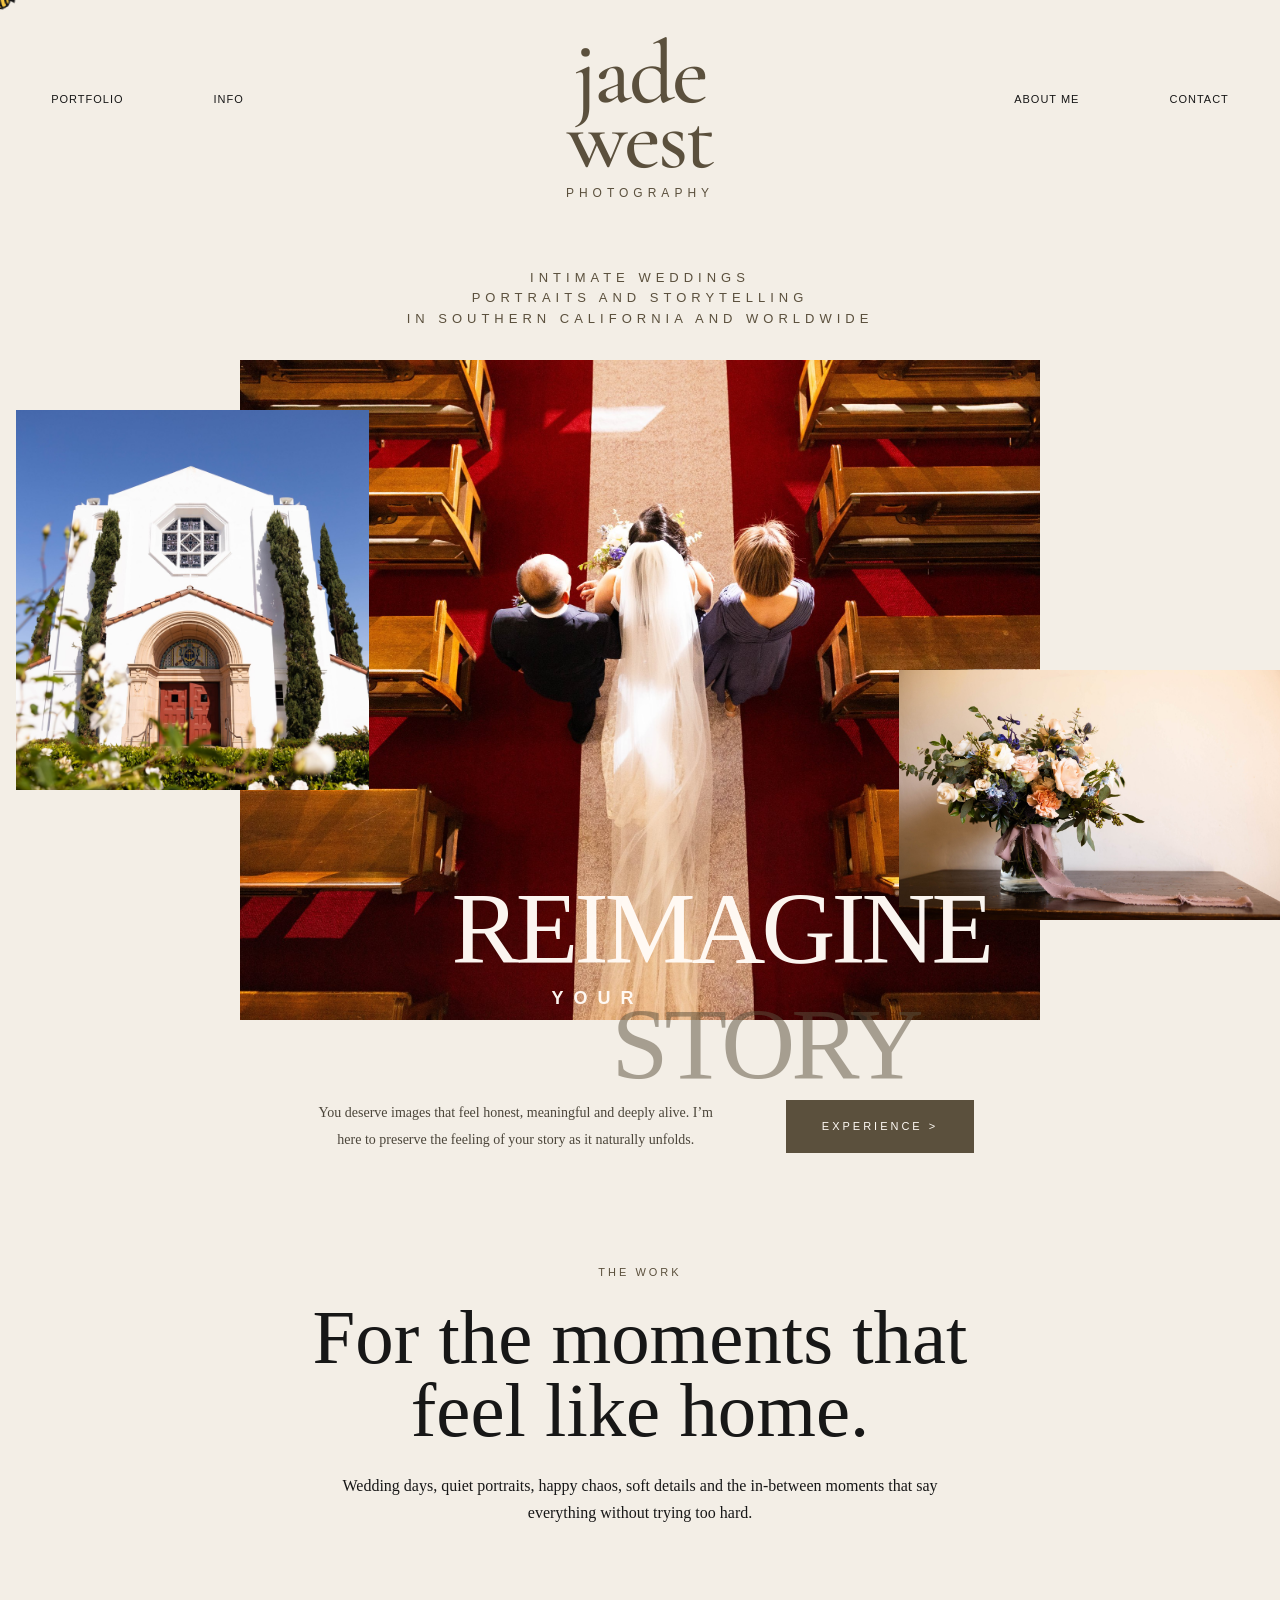
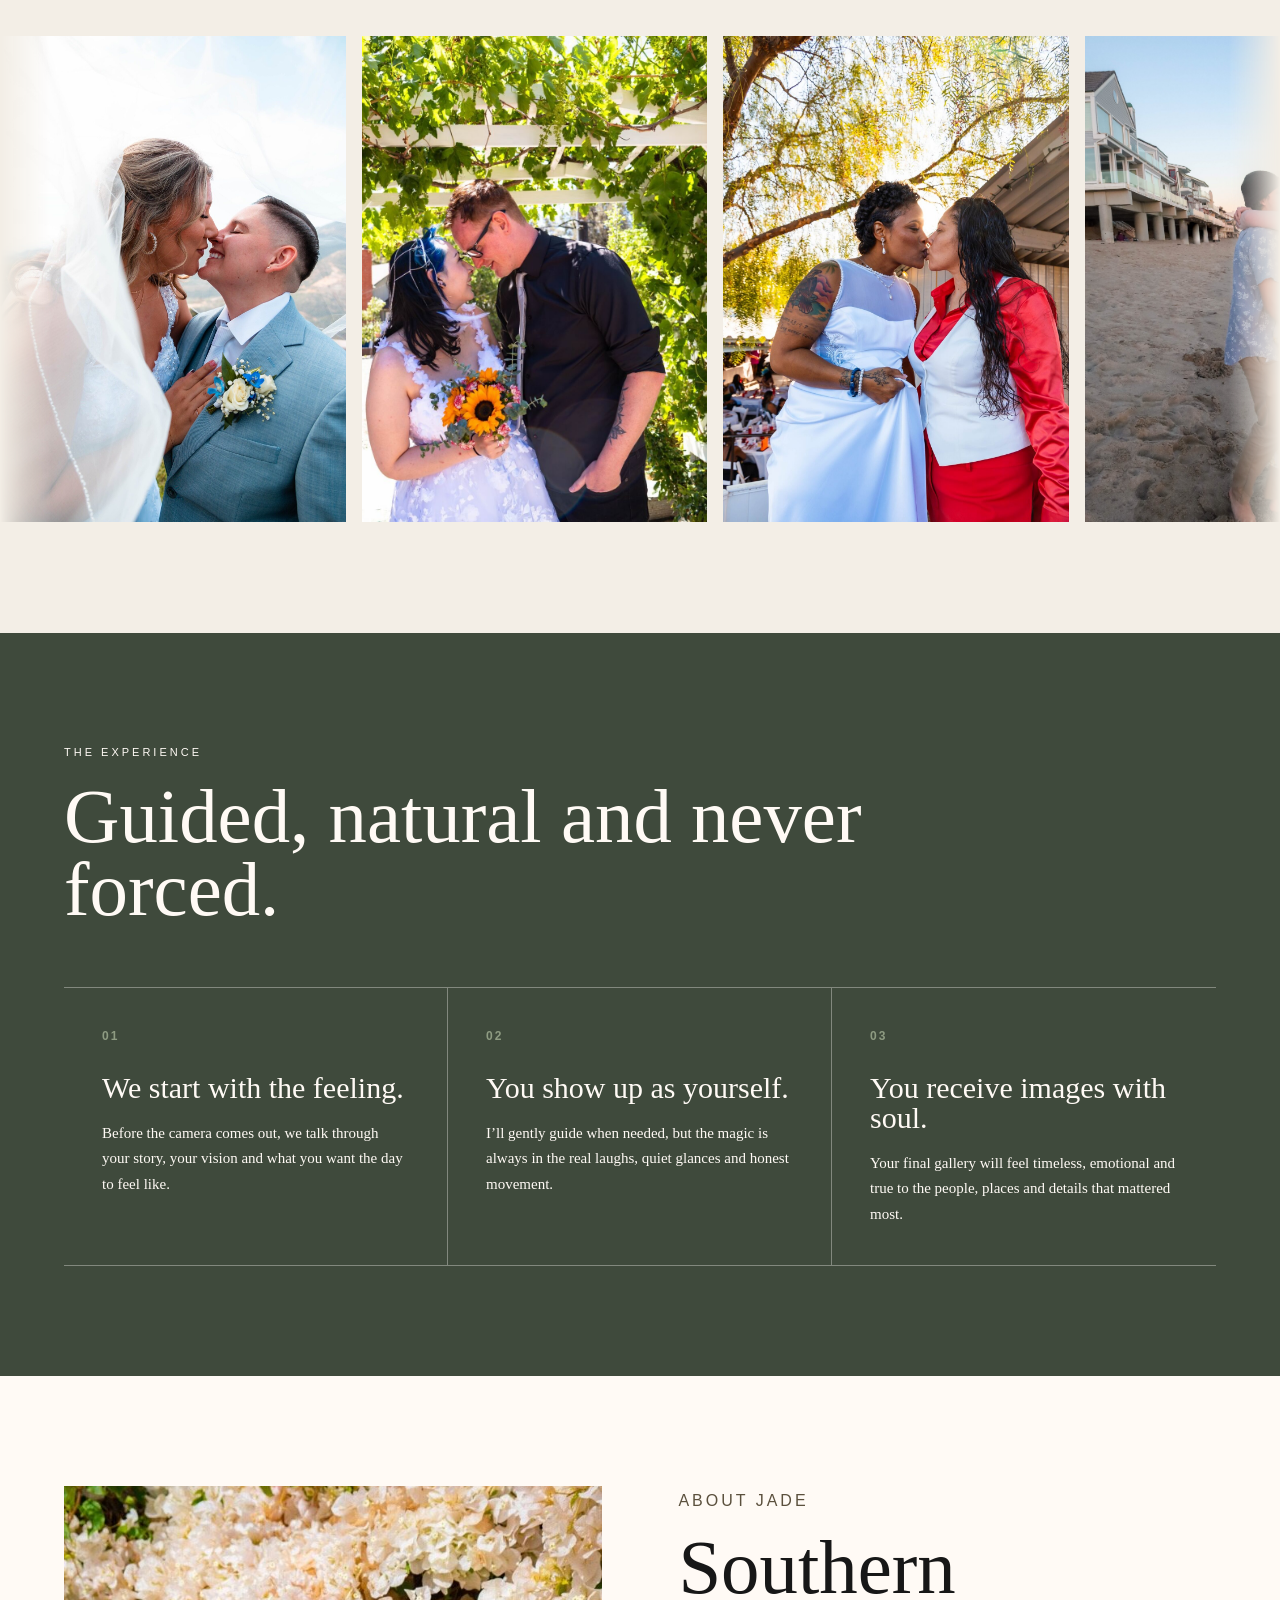
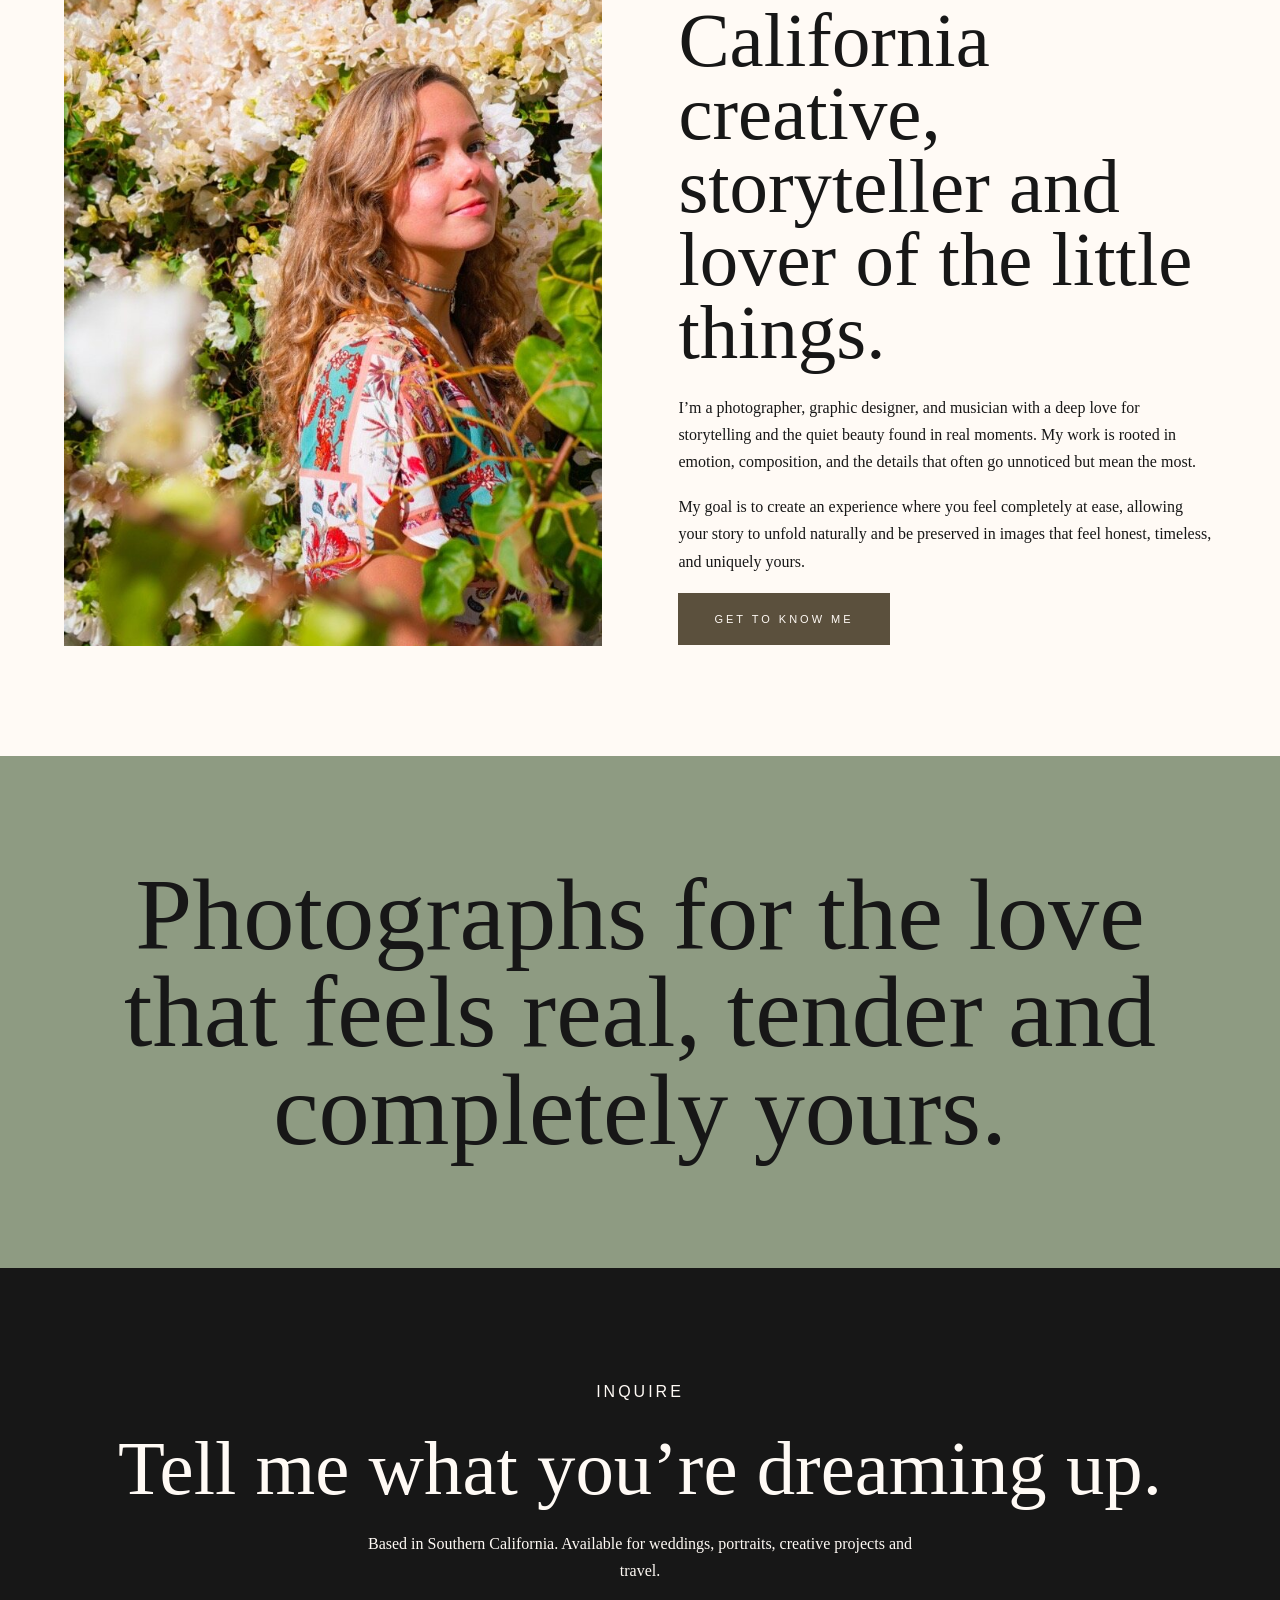
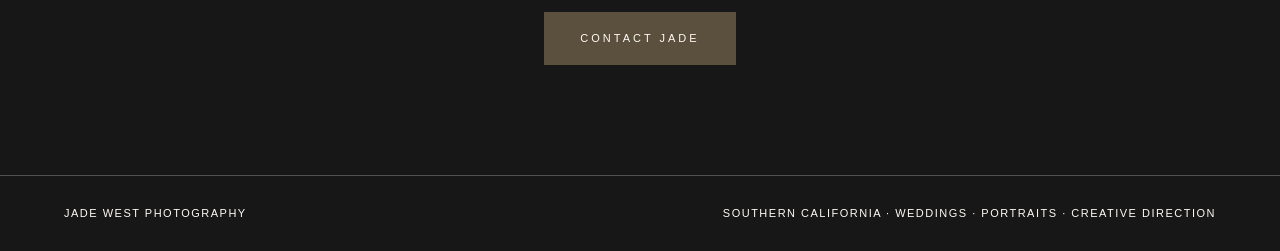
<file: index.html>
<!DOCTYPE html>
<html lang="en">
<head>
  <meta charset="UTF-8" />
  <meta name="viewport" content="width=device-width, initial-scale=1.0" />
  <title>Jade West Photography</title>

  <link rel="preconnect" href="https://fonts.googleapis.com">
  <link rel="preconnect" href="https://fonts.gstatic.com" crossorigin>
  <link href="https://fonts.googleapis.com/css2?family=Cormorant+Garamond:wght@300;400;500;600&display=swap" rel="stylesheet">

  <link rel="stylesheet" href="style.css?v=20260903d" />
</head>
<body>

<div id="bee-cursor">
  <svg viewBox="0 0 64 64" aria-hidden="true">
    <path class="wing" d="M22 24C8 16 7 4 18 6c9 2 12 13 12 13z"/>
    <path class="wing" d="M40 24C54 16 55 4 44 6c-9 2-12 13-12 13z"/>
    <ellipse class="body" cx="32" cy="34" rx="18" ry="14"/>
    <path class="stripe" d="M24 22c-4 7-4 17 0 24"/>
    <path class="stripe" d="M34 20c-4 8-4 20 0 28"/>
    <path class="stripe" d="M44 25c-3 6-3 13 0 19"/>
    <circle class="head" cx="15" cy="34" r="8"/>
    <circle class="eye" cx="12" cy="31" r="1.8"/>
    <path class="stinger" d="M50 34l10-5-3 10z"/>
    <path class="antenna" d="M11 27C6 20 4 18 2 17"/>
    <path class="antenna" d="M17 27c2-8 5-11 7-13"/>
  </svg>
</div>

<header class="editorial-hero">
  <nav class="editorial-nav">
    <div class="nav-left">
      <a href="portfolio.html">Portfolio</a>
      <a href="investment.html">Info</a>
    </div>

    <a href="index.html" class="editorial-logo">
      <span>jade</span>
      <span>west</span>
      <small>photography</small>
    </a>

    <div class="nav-right">
      <a href="about.html">About Me</a>
      <a href="contact.html">Contact</a>
    </div>

        <button
      class="menu-toggle"
      id="menuToggle"
      type="button"
      aria-expanded="false"
      aria-label="Open navigation menu"
    >
      Menu
    </button>
  </nav>

  <div class="hero-label">
    <p>intimate weddings<br>portraits and storytelling<br>in southern california and worldwide</p>
  </div>

  <section class="hero-collage">
    <img class="collage-left" src="images/IMG_9978.jpg" alt="Wedding couple">
    <img class="collage-main" src="images/IMG_0329.jpg" alt="Wedding portrait">
    <img class="collage-right" src="images/IMG_0007.jpg" alt="Wedding landscape">

    <div class="hero-title">
      <h1>
        <span>Reimagine</span>
        <em>your</em>
        <span>Story</span>
      </h1>
    </div>
  </section>

  <div class="hero-bottom-copy">
    <p>
      You deserve images that feel honest, meaningful and deeply alive. I’m here to preserve the feeling of your story as it naturally unfolds.
    </p>
    <a href="investment.html" class="hero-button">Experience ></a>
  </div>
</header>

<main>

  <section class="section portfolio-intro">
    <p class="eyebrow">The work</p>
    <h2>For the moments that feel like home.</h2>
    <p>
      Wedding days, quiet portraits, happy chaos, soft details and the in-between moments that say everything without trying too hard.
    </p>
  </section>

  <section class="home-work-carousel" role="region" aria-label="Portfolio gallery highlights">
    <div class="home-work-track">
      <div class="home-work-set">
        <img src="images/wedding-blue-1264.jpg" alt="Wedding couple smiling beneath the bride's veil" loading="lazy" decoding="async">
        <img src="images/wedding-vines-6701.jpg" alt="Newlyweds touching foreheads beneath a leafy garden arbor" loading="lazy" decoding="async">
        <img src="images/wedding-red-white-1740.jpg" alt="Newlyweds kissing beneath sunlit trees at their red-and-white wedding" loading="lazy" decoding="async">
        <img src="images/23-02-2021-01-34-13.jpg" alt="Couple together during a warm desert and beach session" loading="lazy" decoding="async">
        <img src="images/IMG_0960.jpg" alt="Couple embracing in a downtown architectural setting" loading="lazy" decoding="async">
        <img src="images/IMG_1801.jpg" alt="Couple laughing together during a vineyard proposal" loading="lazy" decoding="async">
        <img src="images/IMG_2268.jpg" alt="Older couple embracing together at home" loading="lazy" decoding="async">
        <img src="images/IMG_3719-Enhanced-NR.jpg" alt="Couple in white together by the ocean at sunset" loading="lazy" decoding="async">
        <img src="images/IMG_4199.jpg" alt="Expecting couple celebrating together at their baby shower" loading="lazy" decoding="async">
        <img src="images/IMG_7892.jpg" alt="Couple celebrating together beside an autumn lake" loading="lazy" decoding="async">
        <img src="images/DSCF0117_Original.jpg" alt="Couple together at a lively evening celebration" loading="lazy" decoding="async">
        <img src="images/couples-blossoms-0263.jpg" alt="Couple embracing beneath blooming cherry trees" loading="lazy" decoding="async">
        <img src="images/couples-lakeside-4330.jpg" alt="Couple kissing beneath a lakeside tree" loading="lazy" decoding="async">
        <img src="images/DSC05342(1).jpg" alt="Young woman in a flower field" loading="lazy" decoding="async">
        <img src="images/IMG_0034(1).jpg" alt="Twin brothers together during a desert portrait session" loading="lazy" decoding="async">
        <img src="images/IMG_0958(1).jpg" alt="Portrait of a man in a Thrasher hat" loading="lazy" decoding="async">
        <img src="images/D30FE918-A871-4985-9D8A-72E36EDED4D3.jpg" alt="Graduate tossing her cap during a joyful campus session" loading="lazy" decoding="async">
        <img src="images/IMG_0530.jpg" alt="Graduate celebrating in a white dress and blue stole" loading="lazy" decoding="async">
        <img src="images/IMG_1274.jpg" alt="Graduate celebrating in red and black regalia" loading="lazy" decoding="async">
        <img src="images/IMG_5714.jpg" alt="Graduate smiling during a sunlit campus session" loading="lazy" decoding="async">
        <img src="images/IMG_8061.jpg" alt="Graduate tossing her cap beside a campus fountain" loading="lazy" decoding="async">
        <img src="images/grad-into-next-9353.jpg" alt="Graduate framed by lavender flowers" loading="lazy" decoding="async">
        <img src="images/grad-shoreline-8946.jpg" alt="Graduate celebrating beneath a beach pier" loading="lazy" decoding="async">
        <img src="images/grad-sweet-finish-1757.jpg" alt="Graduate playfully biting a watermelon slice after commencement" loading="lazy" decoding="async">
        <img src="images/grad-class-2023-3466.jpg" alt="Graduate celebrating in front of a Class of 2023 backdrop" loading="lazy" decoding="async">
        <img src="images/event-exo-dive-7594.jpg" alt="EXO Dive team member standing outside the grand opening" loading="lazy" decoding="async">
        <img src="images/event-baby-in-bloom-1919.jpg" alt="Expectant mother celebrating at a Baby in Bloom shower" loading="lazy" decoding="async">
        <img src="images/event-little-love-2324.jpg" alt="Expectant mother holding her belly at a floral baby shower" loading="lazy" decoding="async">
        <img src="images/event-mirror-engagement-6112.jpg" alt="Engaged couple kissing in a mirror at their party" loading="lazy" decoding="async">
        <img src="images/event-veiled-joy-9795.jpg" alt="Bride-to-be looking up with her veil beside her" loading="lazy" decoding="async">
      </div>
      <div class="home-work-set" aria-hidden="true">
        <img src="images/wedding-blue-1264.jpg" alt="" loading="lazy" decoding="async">
        <img src="images/wedding-vines-6701.jpg" alt="" loading="lazy" decoding="async">
        <img src="images/wedding-red-white-1740.jpg" alt="" loading="lazy" decoding="async">
        <img src="images/23-02-2021-01-34-13.jpg" alt="" loading="lazy" decoding="async">
        <img src="images/IMG_0960.jpg" alt="" loading="lazy" decoding="async">
        <img src="images/IMG_1801.jpg" alt="" loading="lazy" decoding="async">
        <img src="images/IMG_2268.jpg" alt="" loading="lazy" decoding="async">
        <img src="images/IMG_3719-Enhanced-NR.jpg" alt="" loading="lazy" decoding="async">
        <img src="images/IMG_4199.jpg" alt="" loading="lazy" decoding="async">
        <img src="images/IMG_7892.jpg" alt="" loading="lazy" decoding="async">
        <img src="images/DSCF0117_Original.jpg" alt="" loading="lazy" decoding="async">
        <img src="images/couples-blossoms-0263.jpg" alt="" loading="lazy" decoding="async">
        <img src="images/couples-lakeside-4330.jpg" alt="" loading="lazy" decoding="async">
        <img src="images/DSC05342(1).jpg" alt="" loading="lazy" decoding="async">
        <img src="images/IMG_0034(1).jpg" alt="" loading="lazy" decoding="async">
        <img src="images/IMG_0958(1).jpg" alt="" loading="lazy" decoding="async">
        <img src="images/D30FE918-A871-4985-9D8A-72E36EDED4D3.jpg" alt="" loading="lazy" decoding="async">
        <img src="images/IMG_0530.jpg" alt="" loading="lazy" decoding="async">
        <img src="images/IMG_1274.jpg" alt="" loading="lazy" decoding="async">
        <img src="images/IMG_5714.jpg" alt="" loading="lazy" decoding="async">
        <img src="images/IMG_8061.jpg" alt="" loading="lazy" decoding="async">
        <img src="images/grad-into-next-9353.jpg" alt="" loading="lazy" decoding="async">
        <img src="images/grad-shoreline-8946.jpg" alt="" loading="lazy" decoding="async">
        <img src="images/grad-sweet-finish-1757.jpg" alt="" loading="lazy" decoding="async">
        <img src="images/grad-class-2023-3466.jpg" alt="" loading="lazy" decoding="async">
        <img src="images/event-exo-dive-7594.jpg" alt="" loading="lazy" decoding="async">
        <img src="images/event-baby-in-bloom-1919.jpg" alt="" loading="lazy" decoding="async">
        <img src="images/event-little-love-2324.jpg" alt="" loading="lazy" decoding="async">
        <img src="images/event-mirror-engagement-6112.jpg" alt="" loading="lazy" decoding="async">
        <img src="images/event-veiled-joy-9795.jpg" alt="" loading="lazy" decoding="async">
      </div>
    </div>
  </section>

  <section class="experience-section">
    <p class="eyebrow">The experience</p>
    <h2>Guided, natural and never forced.</h2>

    <div class="experience-cards">
      <div>
        <span>01</span>
        <h3>We start with the feeling.</h3>
        <p>Before the camera comes out, we talk through your story, your vision and what you want the day to feel like.</p>
      </div>

      <div>
        <span>02</span>
        <h3>You show up as yourself.</h3>
        <p>I’ll gently guide when needed, but the magic is always in the real laughs, quiet glances and honest movement.</p>
      </div>

      <div>
        <span>03</span>
        <h3>You receive images with soul.</h3>
        <p>Your final gallery will feel timeless, emotional and true to the people, places and details that mattered most.</p>
      </div>
    </div>
  </section>

  <section class="about-section">
    <img src="images/homepage-about-jade.jpg" alt="Portrait of Jade West among white flowers">

    <div class="about-copy">
      <p class="eyebrow">About Jade</p>
      <h2>Southern California creative, storyteller and lover of the little things.</h2>

      <p>
        I’m a photographer, graphic designer, and musician with a deep love for storytelling and the quiet beauty found in real moments. My work is rooted in emotion, composition, and the details that often go unnoticed but mean the most.
      </p>

      <p>
        My goal is to create an experience where you feel completely at ease, allowing your story to unfold naturally and be preserved in images that feel honest, timeless, and uniquely yours.
      </p>

      <a href="about.html" class="hero-button">Get To Know Me</a>
    </div>
  </section>

  <section class="quote-section">
    <h2>Photographs for the love that feels real, tender and completely yours.</h2>
  </section>

  <section class="contact-section">
    <p class="eyebrow">Inquire</p>
    <h2>Tell me what you’re dreaming up.</h2>
    <p>Based in Southern California. Available for weddings, portraits, creative projects and travel.</p>
    <a href="contact.html" class="hero-button">Contact Jade</a>
  </section>

</main>

<footer>
  <p>Jade West Photography</p>
  <p>Southern California · Weddings · Portraits · Creative Direction</p>
</footer>

<script src="script.js"></script>
</body>
</html>
</file>
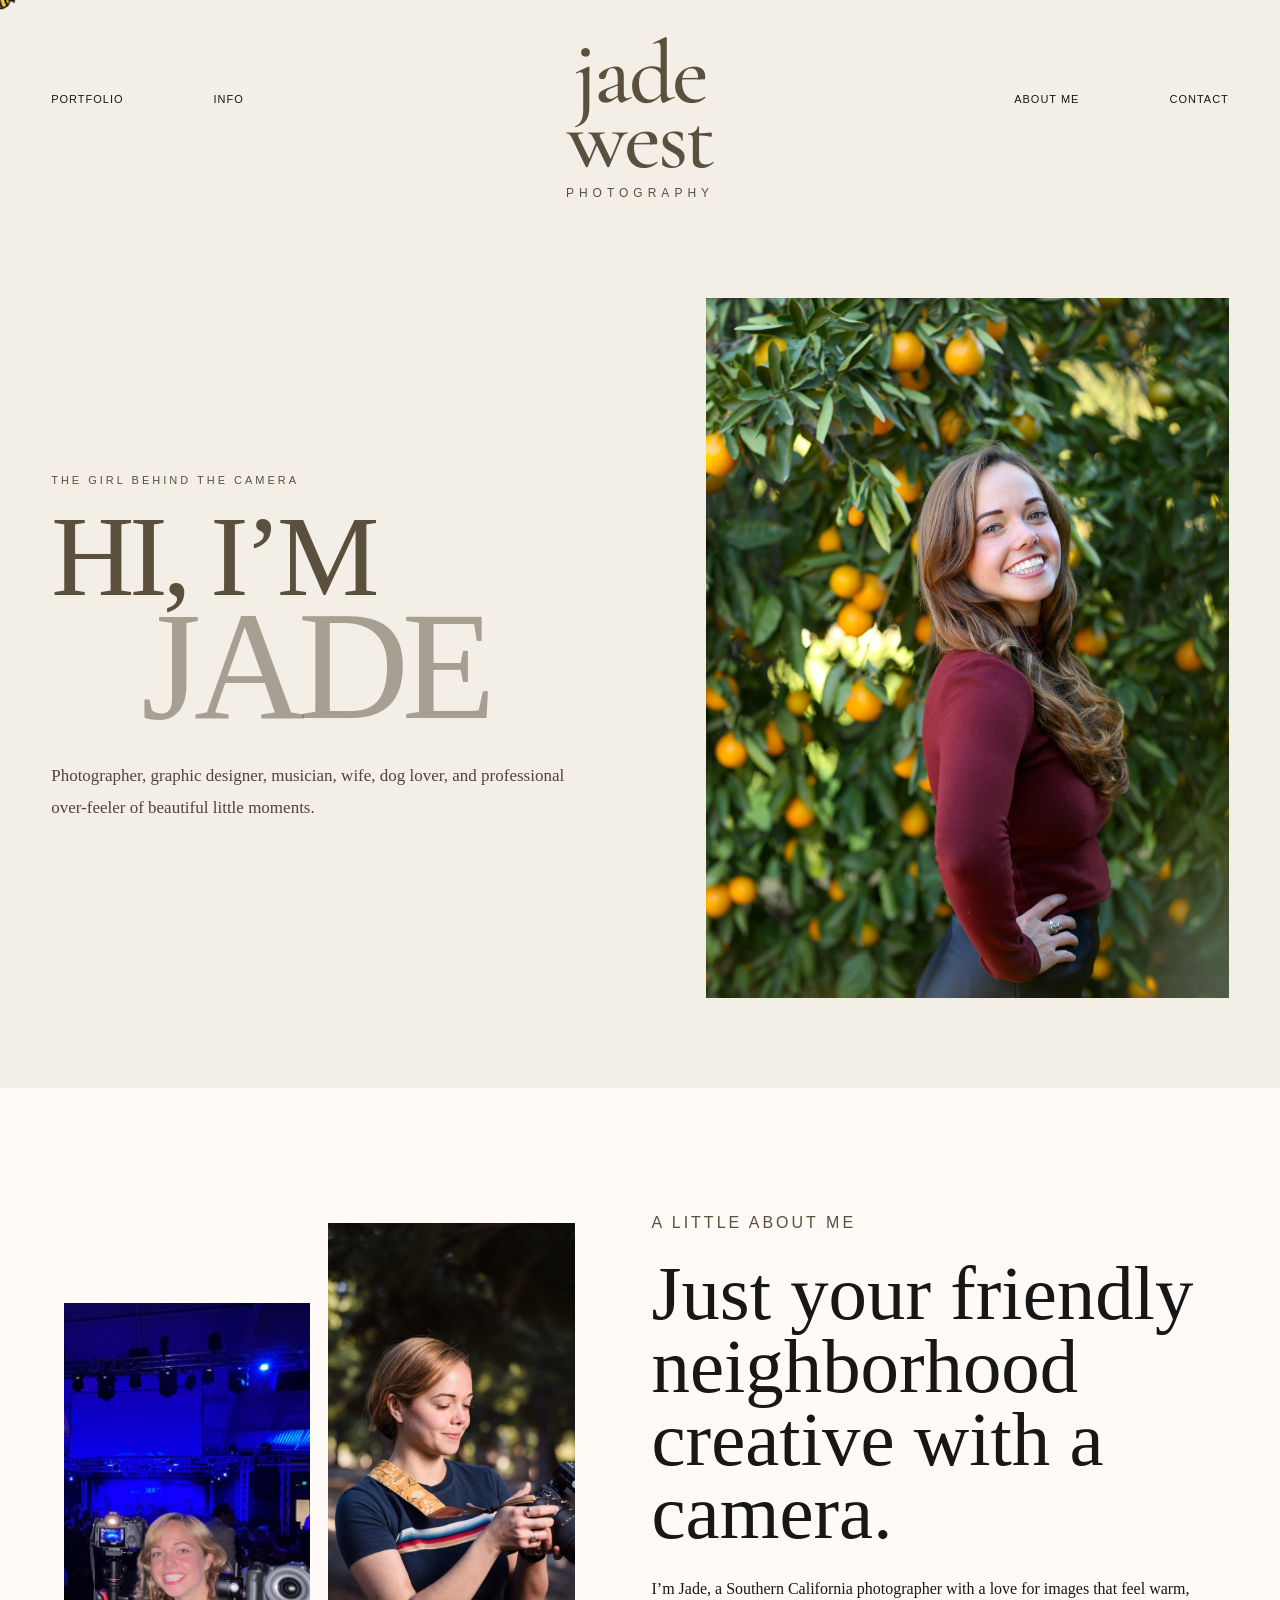
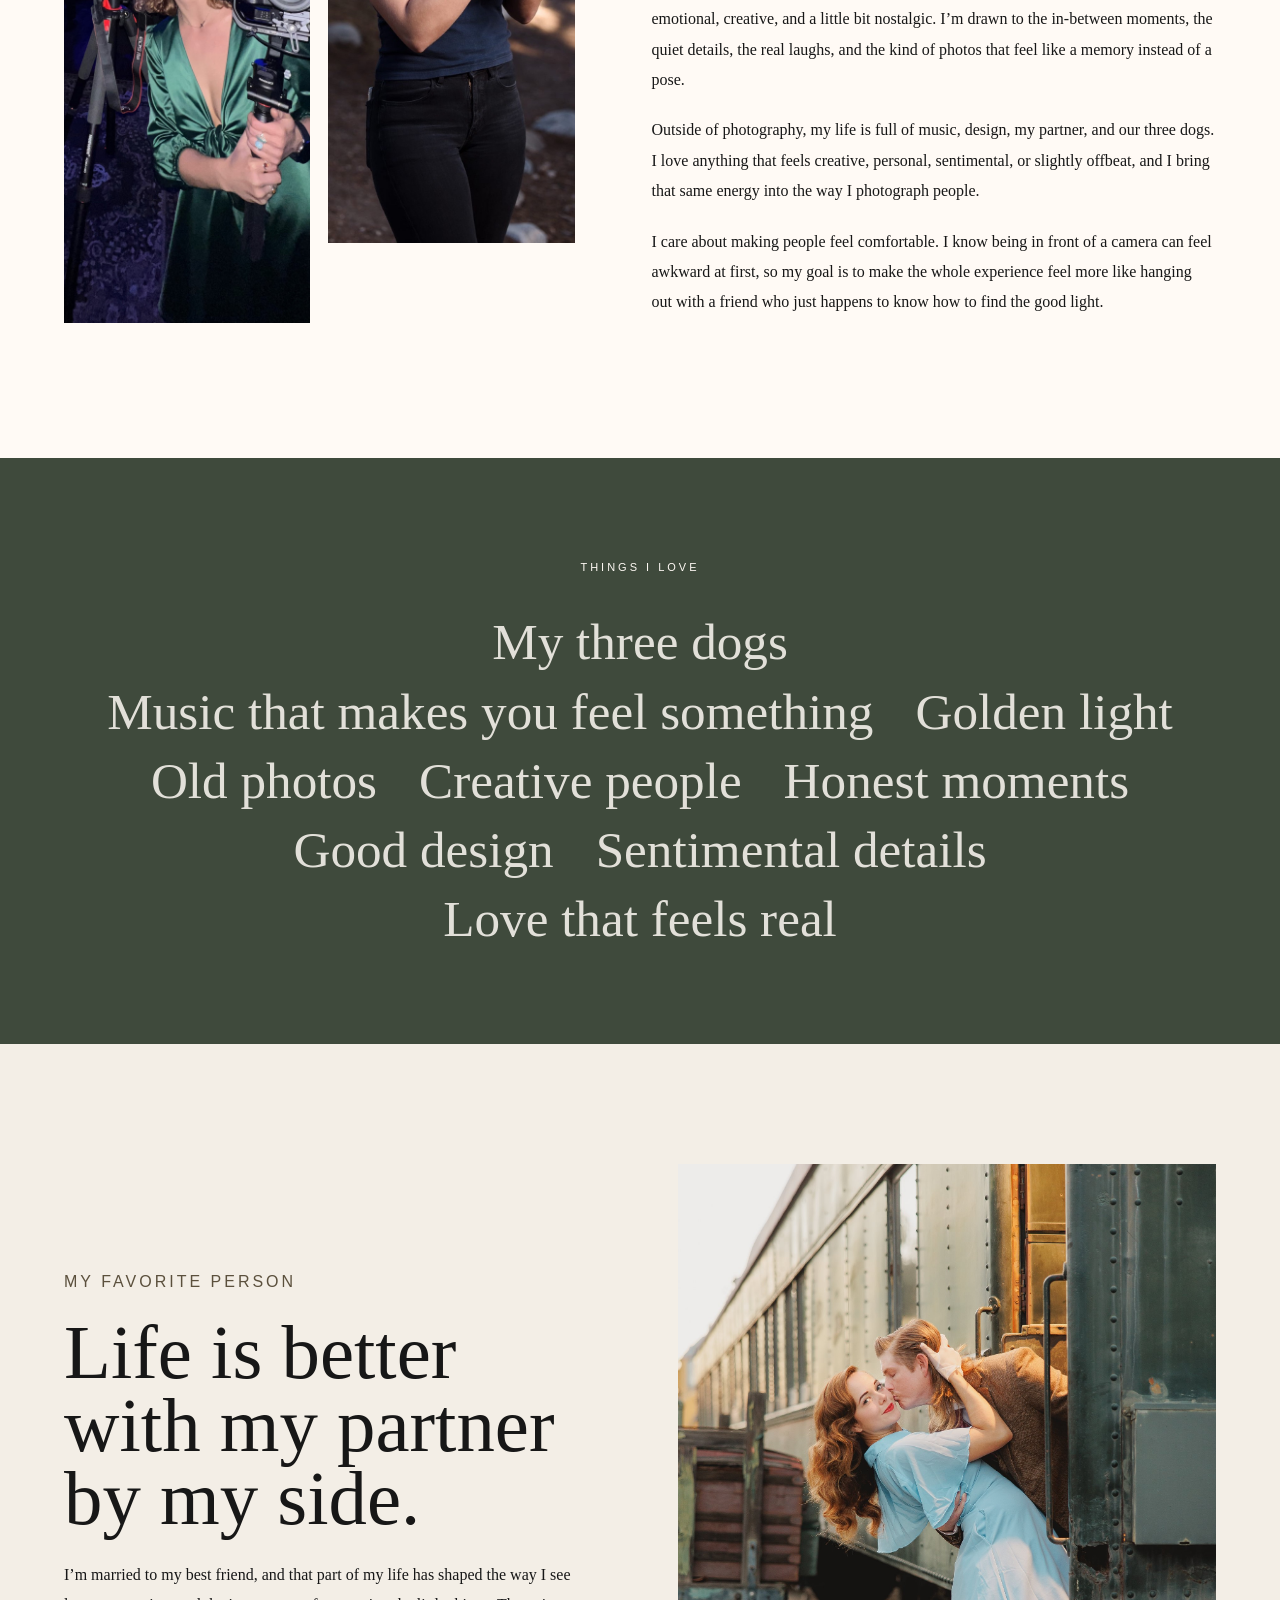
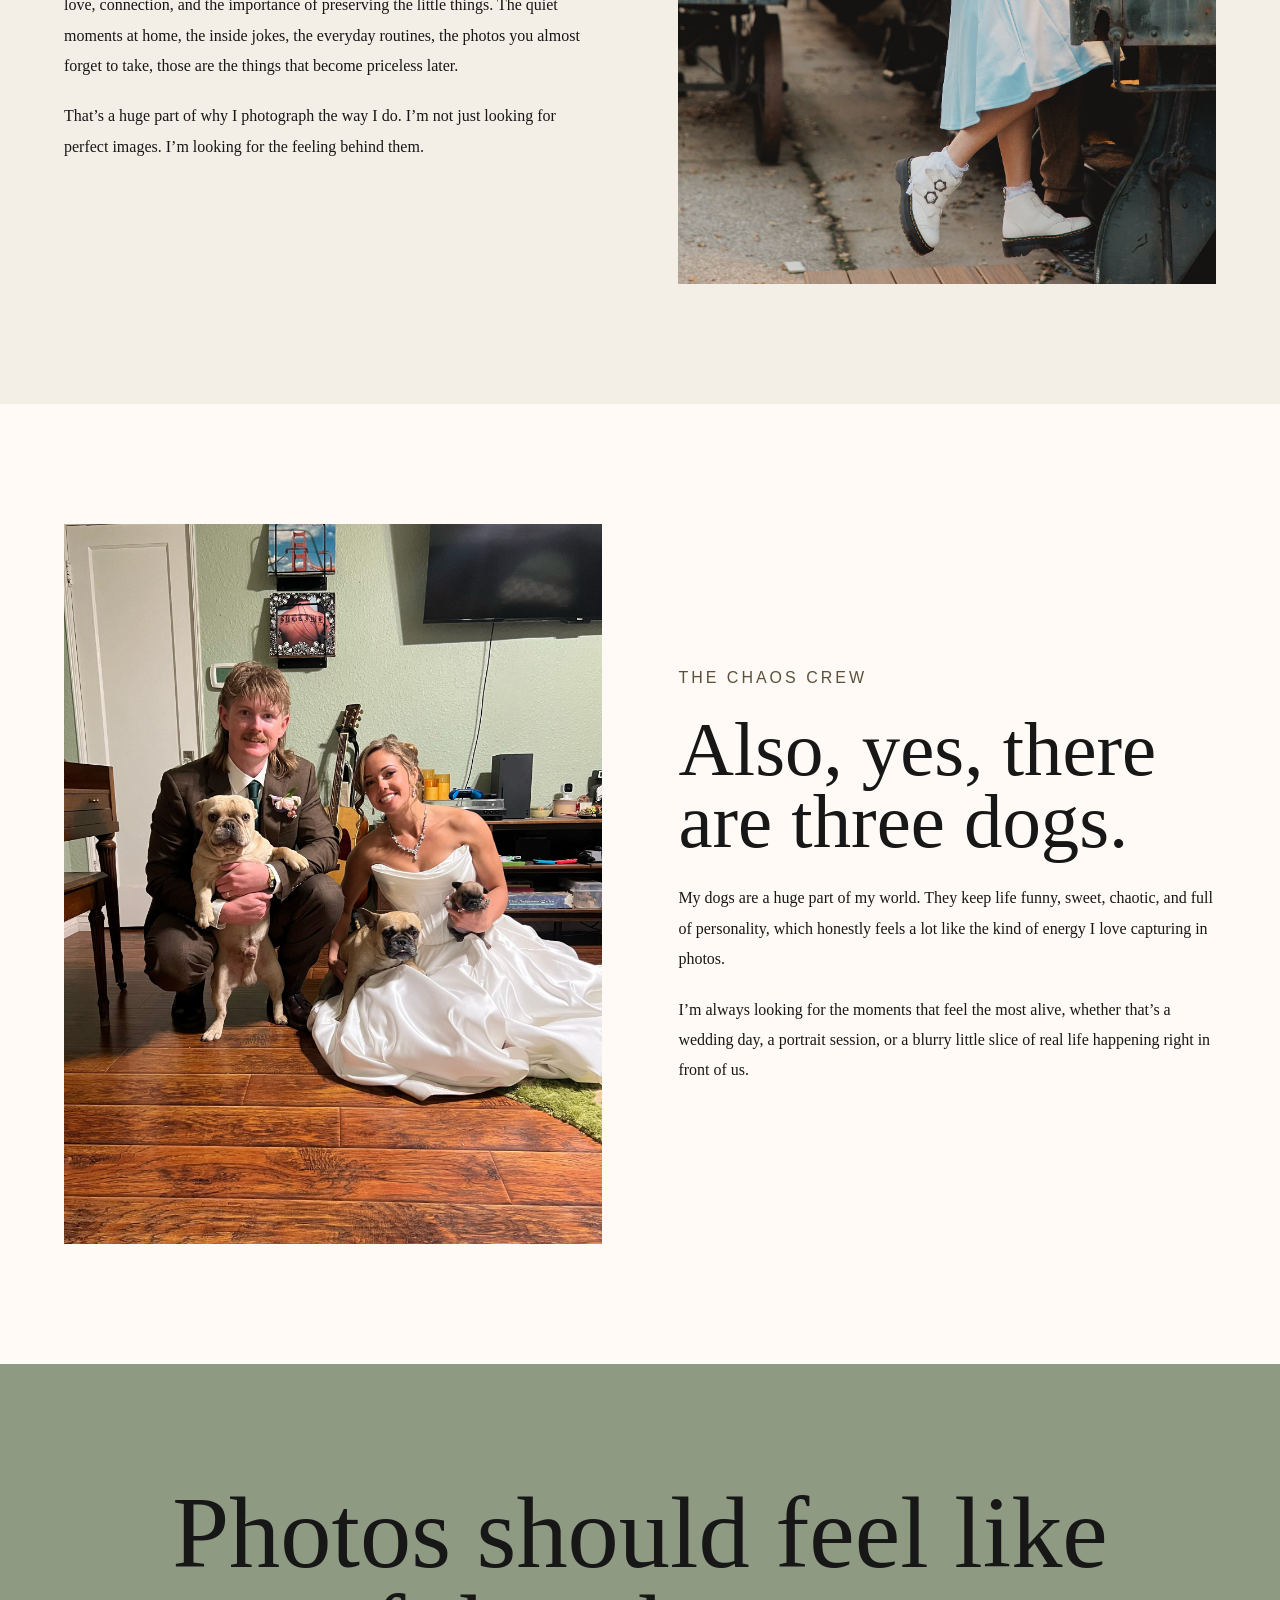
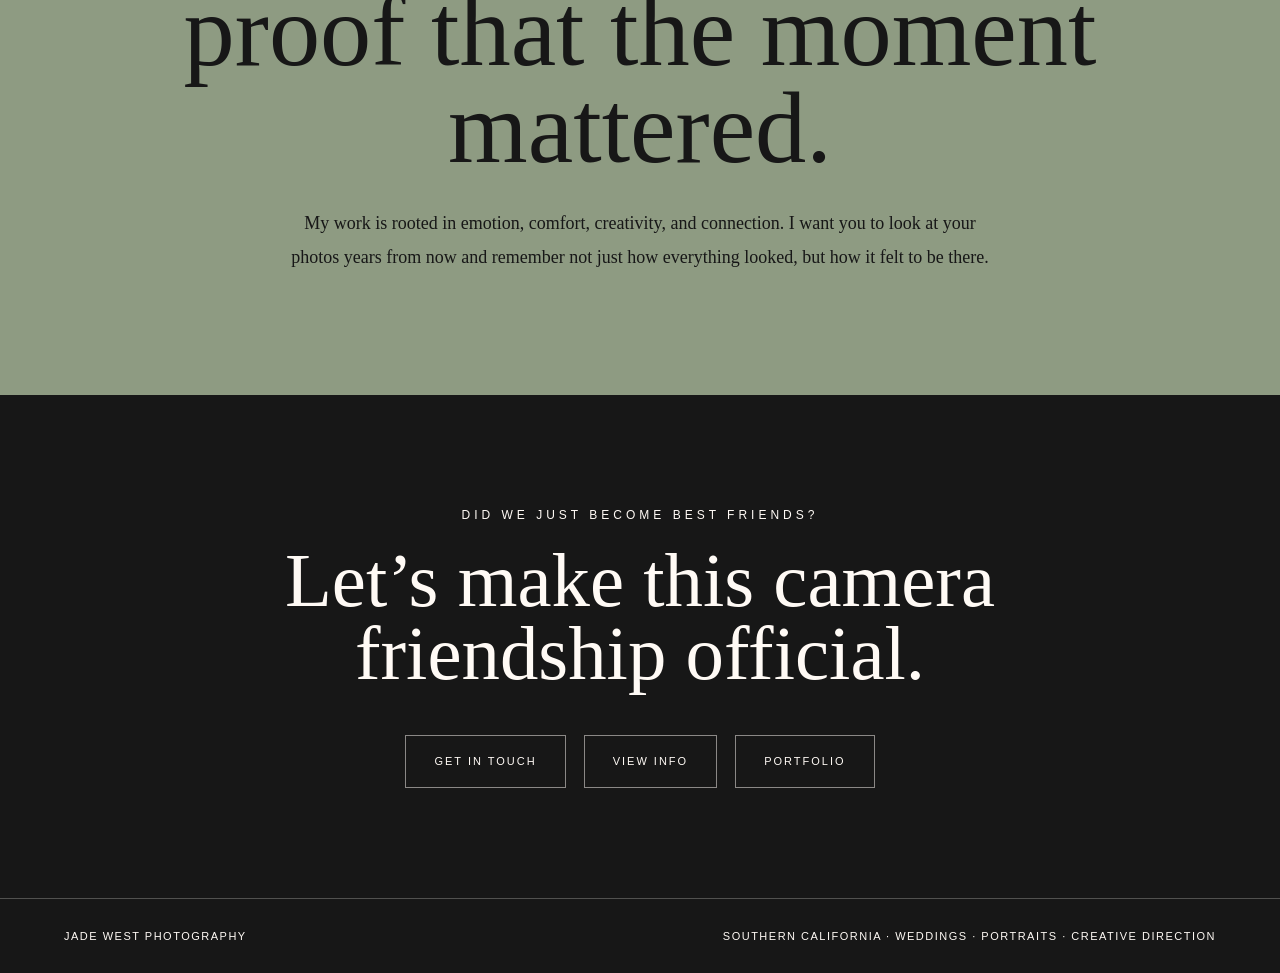
<file: about.html>
<!DOCTYPE html>
<html lang="en">
<head>
  <meta charset="UTF-8" />
  <meta name="viewport" content="width=device-width, initial-scale=1.0" />
  <title>About | Jade West Photography</title>

  <link rel="preconnect" href="https://fonts.googleapis.com">
  <link rel="preconnect" href="https://fonts.gstatic.com" crossorigin>
  <link href="https://fonts.googleapis.com/css2?family=Cormorant+Garamond:wght@300;400;500;600&display=swap" rel="stylesheet">

  <link rel="stylesheet" href="style.css" />
</head>
<body>

<div id="bee-cursor">
  <svg viewBox="0 0 64 64" aria-hidden="true">
    <path class="wing" d="M22 24C8 16 7 4 18 6c9 2 12 13 12 13z"/>
    <path class="wing" d="M40 24C54 16 55 4 44 6c-9 2-12 13-12 13z"/>
    <ellipse class="body" cx="32" cy="34" rx="18" ry="14"/>
    <path class="stripe" d="M24 22c-4 7-4 17 0 24"/>
    <path class="stripe" d="M34 20c-4 8-4 20 0 28"/>
    <path class="stripe" d="M44 25c-3 6-3 13 0 19"/>
    <circle class="head" cx="15" cy="34" r="8"/>
    <circle class="eye" cx="12" cy="31" r="1.8"/>
    <path class="stinger" d="M50 34l10-5-3 10z"/>
    <path class="antenna" d="M11 27C6 20 4 18 2 17"/>
    <path class="antenna" d="M17 27c2-8 5-11 7-13"/>
  </svg>
</div>

<header class="about-page-hero">
  <nav class="editorial-nav">
    <div class="nav-left">
      <a href="portfolio.html">Portfolio</a>
      <a href="investment.html">Info</a>
    </div>

    <a href="index.html" class="editorial-logo">
      <span>jade</span>
      <span>west</span>
      <small>photography</small>
    </a>

    <div class="nav-right">
      <a href="about.html">About Me</a>
      <a href="contact.html">Contact</a>
    </div>
    <button
      class="menu-toggle"
      id="menuToggle"
      type="button"
      aria-expanded="false"
      aria-label="Open navigation menu"
    >
      Menu
    </button>
  </nav>

  <section class="about-ash-hero">
    <div class="about-ash-copy">
      <p class="eyebrow">The girl behind the camera</p>
      <h1>
        <span>Hi, I’m</span>
        <em>Jade</em>
      </h1>
      <p>
        Photographer, graphic designer, musician, wife, dog lover, and professional over-feeler of beautiful little moments.
      </p>
    </div>

    <div class="about-ash-photo">
      <img src="images/Image (10).jpeg" alt="Portrait of Jade West">
    </div>
  </section>
</header>

<main>

  <section class="about-story-section">
    <div class="about-story-images">
      <img src="images/IMG_7427_Original.jpg" alt="Jade West portrait">
      <img src="images/Facetune_11-03-2022-21-10-05_Original.jpg" alt="Jade with partner">
    </div>

    <div class="about-story-copy">
      <p class="eyebrow">A little about me</p>
      <h2>Just your friendly neighborhood creative with a camera.</h2>

      <p>
        I’m Jade, a Southern California photographer with a love for images that feel warm, emotional, creative, and a little bit nostalgic. I’m drawn to the in-between moments, the quiet details, the real laughs, and the kind of photos that feel like a memory instead of a pose.
      </p>

      <p>
        Outside of photography, my life is full of music, design, my partner, and our three dogs. I love anything that feels creative, personal, sentimental, or slightly offbeat, and I bring that same energy into the way I photograph people.
      </p>

      <p>
        I care about making people feel comfortable. I know being in front of a camera can feel awkward at first, so my goal is to make the whole experience feel more like hanging out with a friend who just happens to know how to find the good light.
      </p>
    </div>
  </section>

  <section class="about-love-list">
    <p class="eyebrow">Things I love</p>

    <div class="love-list-grid">
      <span>My three dogs</span>
      <span>Music that makes you feel something</span>
      <span>Golden light</span>
      <span>Old photos</span>
      <span>Creative people</span>
      <span>Honest moments</span>
      <span>Good design</span>
      <span>Sentimental details</span>
      <span>Love that feels real</span>
    </div>
  </section>

  <section class="about-partner-section">
    <div class="partner-copy">
      <p class="eyebrow">My favorite person</p>
      <h2>Life is better with my partner by my side.</h2>
      <p>
        I’m married to my best friend, and that part of my life has shaped the way I see love, connection, and the importance of preserving the little things. The quiet moments at home, the inside jokes, the everyday routines, the photos you almost forget to take, those are the things that become priceless later.
      </p>
      <p>
        That’s a huge part of why I photograph the way I do. I’m not just looking for perfect images. I’m looking for the feeling behind them.
      </p>
    </div>

    <div class="partner-photo">
      <img src="images/IMG_4357_Original.jpg" alt="Jade and her partner">
    </div>
  </section>

  <section class="about-dogs-section">
    <div class="dog-photo">
      <img src="images/IMG_4847.jpg" alt="Jade's dogs">
    </div>

    <div class="dog-copy">
      <p class="eyebrow">The chaos crew</p>
      <h2>Also, yes, there are three dogs.</h2>
      <p>
        My dogs are a huge part of my world. They keep life funny, sweet, chaotic, and full of personality, which honestly feels a lot like the kind of energy I love capturing in photos.
      </p>
      <p>
        I’m always looking for the moments that feel the most alive, whether that’s a wedding day, a portrait session, or a blurry little slice of real life happening right in front of us.
      </p>
    </div>
  </section>

  <section class="about-belief-section">
    <h2>Photos should feel like proof that the moment mattered.</h2>
    <p>
      My work is rooted in emotion, comfort, creativity, and connection. I want you to look at your photos years from now and remember not just how everything looked, but how it felt to be there.
    </p>
  </section>

  <section class="final-info-cta">
    <p>did we just become best friends?</p>
    <h2>Let’s make this camera friendship official.</h2>
    <div>
      <a href="contact.html">Get In Touch</a>
      <a href="investment.html">View Info</a>
      <a href="portfolio.html">Portfolio</a>
    </div>
  </section>

</main>

<footer>
  <p>Jade West Photography</p>
  <p>Southern California · Weddings · Portraits · Creative Direction</p>
</footer>

<script src="script.js"></script>
</body>
</html>
</file>
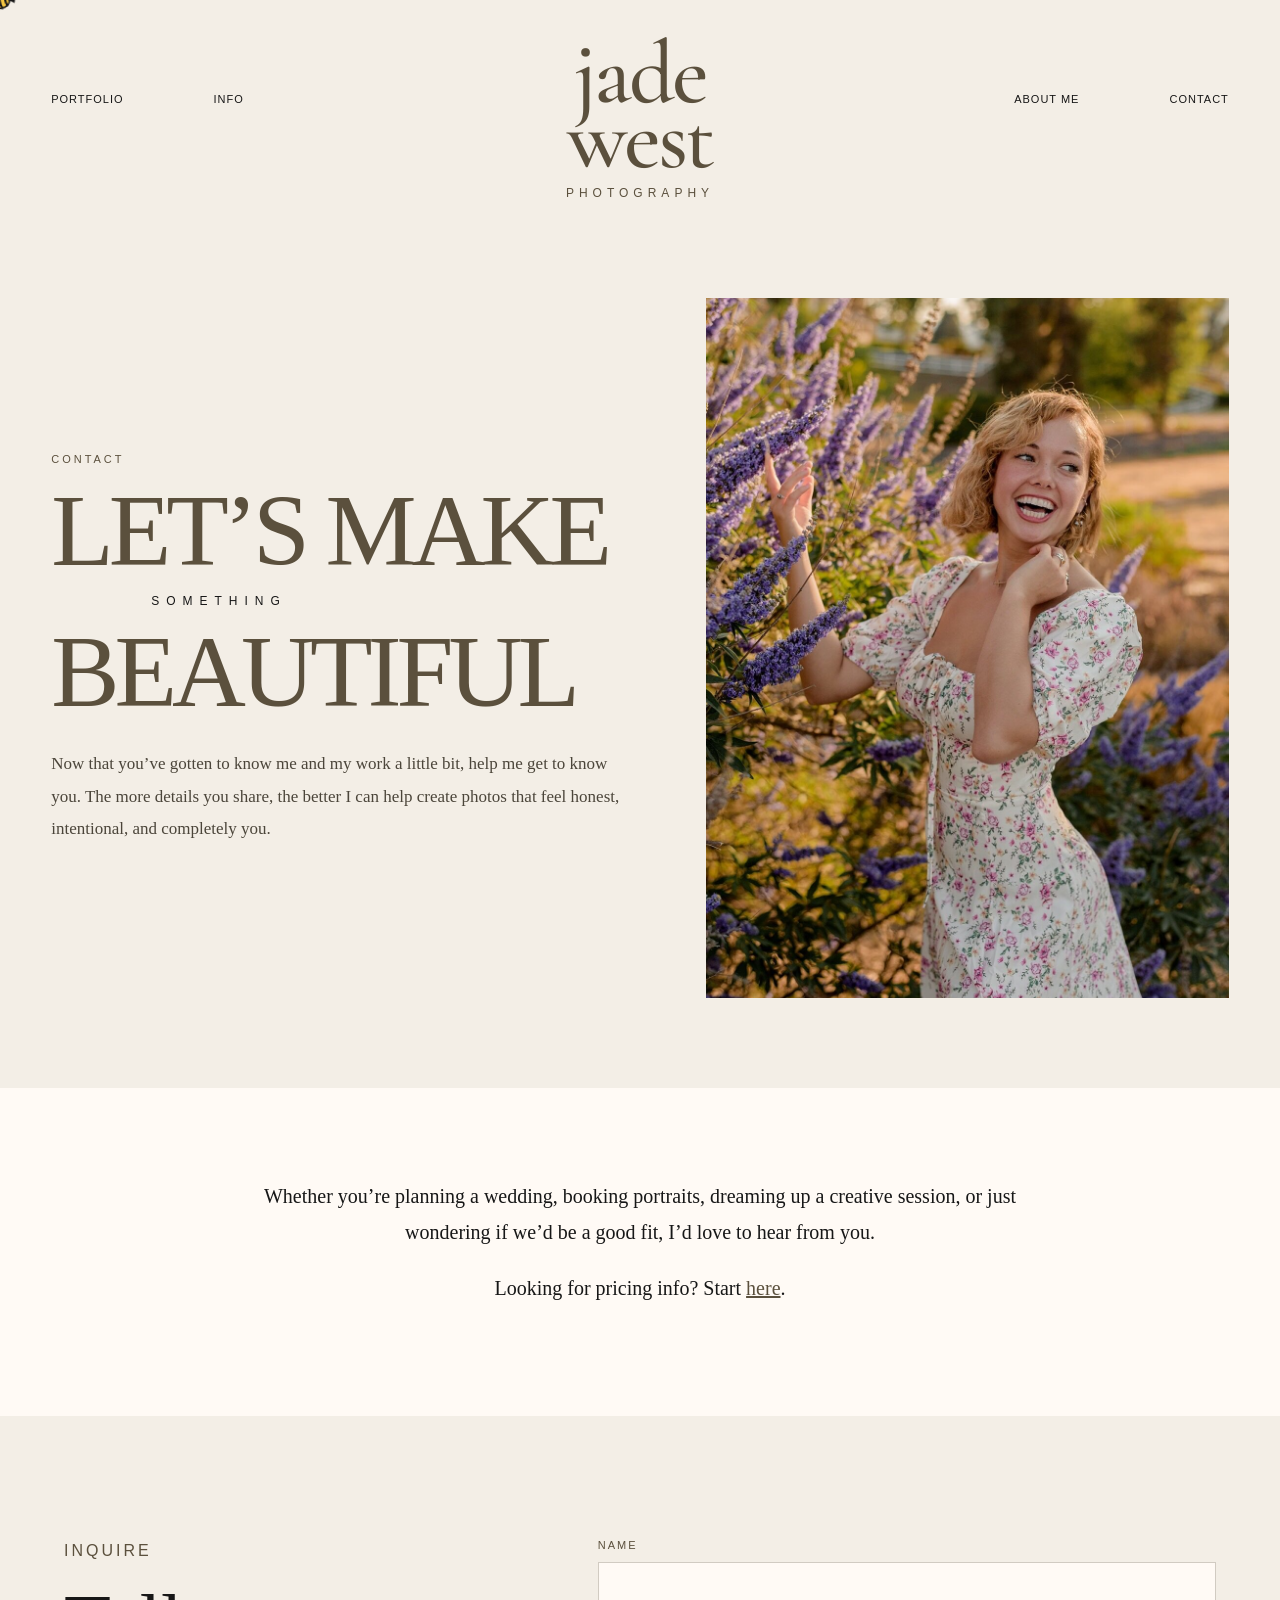
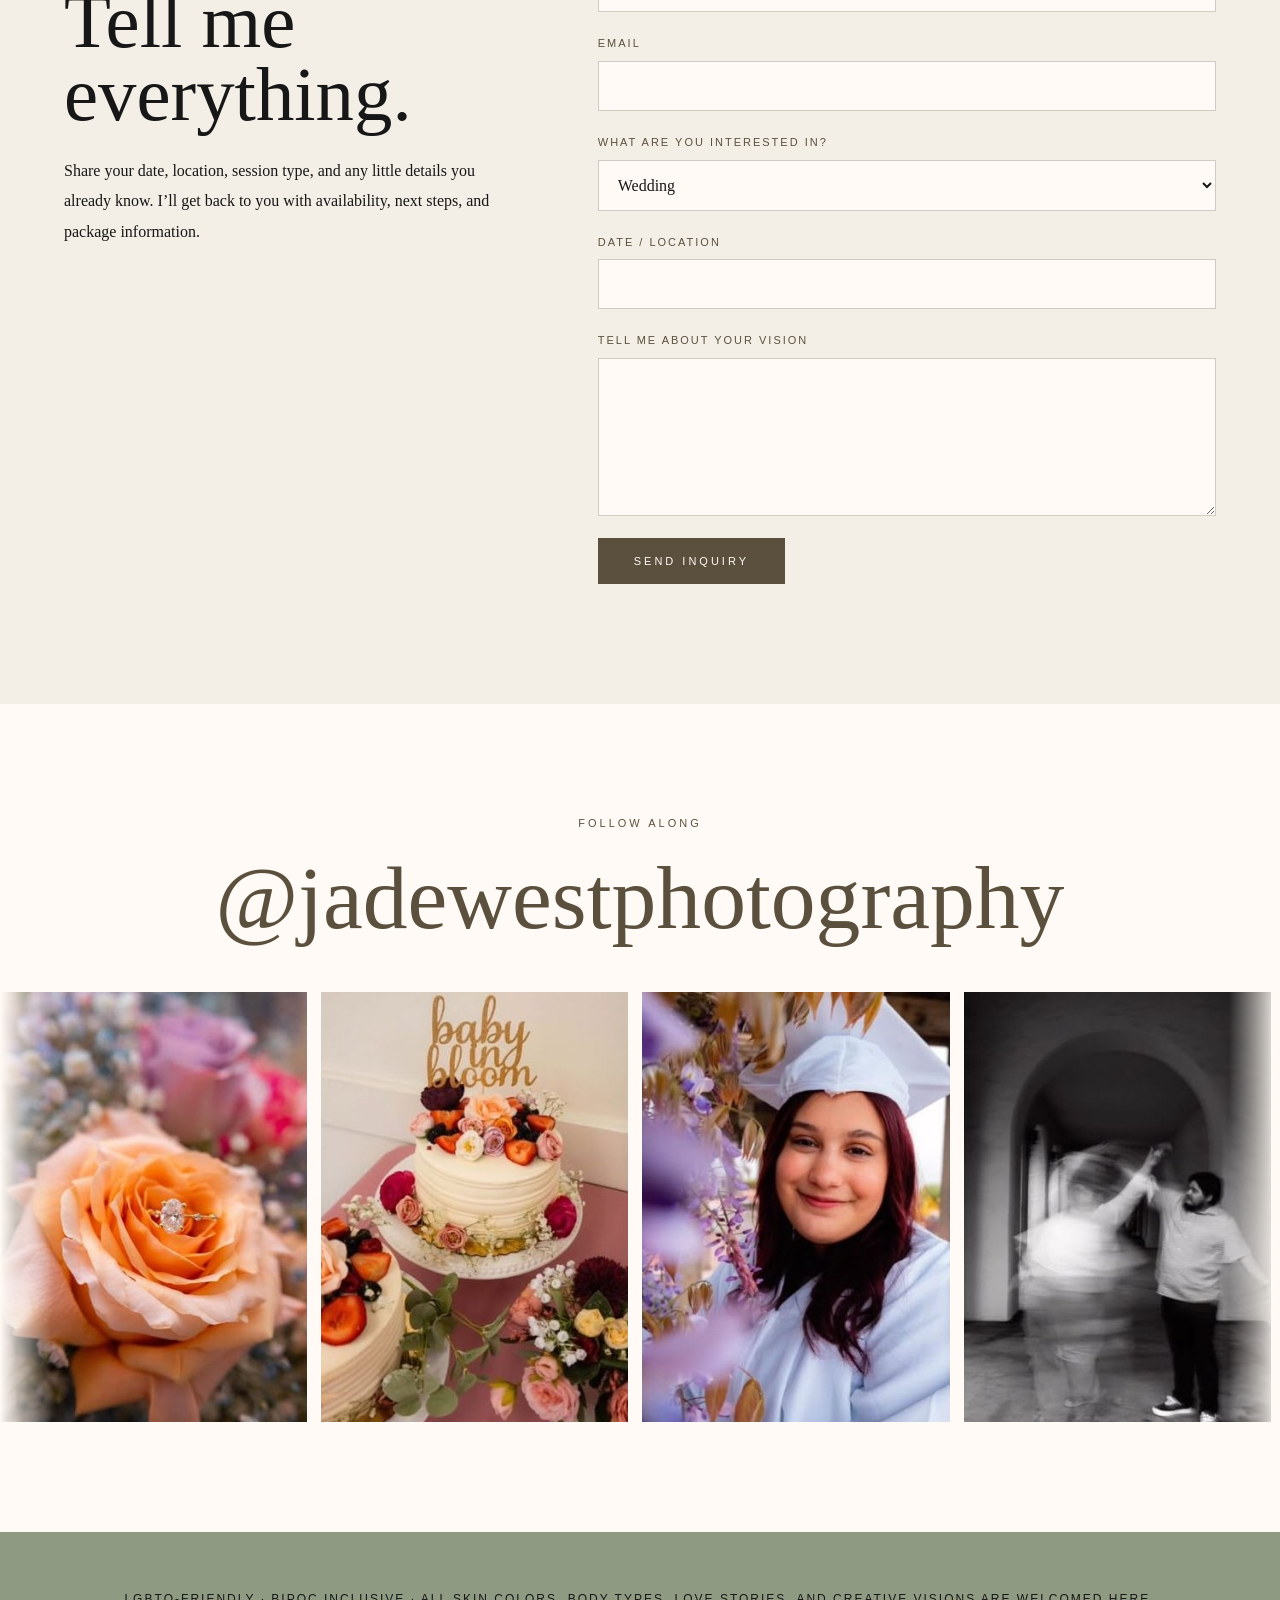
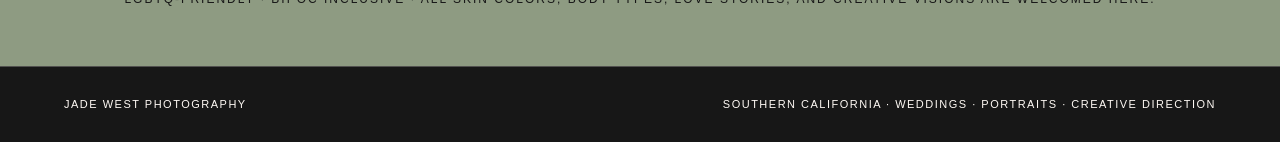
<file: contact.html>
<!DOCTYPE html>
<html lang="en">
<head>
  <meta charset="UTF-8" />
  <meta name="viewport" content="width=device-width, initial-scale=1.0" />
  <title>Contact | Jade West Photography</title>

  <link rel="preconnect" href="https://fonts.googleapis.com">
  <link rel="preconnect" href="https://fonts.gstatic.com" crossorigin>
  <link href="https://fonts.googleapis.com/css2?family=Cormorant+Garamond:wght@300;400;500;600&display=swap" rel="stylesheet">

  <link rel="stylesheet" href="style.css?v=20260903f" />
</head>
<body>

<div id="bee-cursor">
  <svg viewBox="0 0 64 64" aria-hidden="true">
    <path class="wing" d="M22 24C8 16 7 4 18 6c9 2 12 13 12 13z"/>
    <path class="wing" d="M40 24C54 16 55 4 44 6c-9 2-12 13-12 13z"/>
    <ellipse class="body" cx="32" cy="34" rx="18" ry="14"/>
    <path class="stripe" d="M24 22c-4 7-4 17 0 24"/>
    <path class="stripe" d="M34 20c-4 8-4 20 0 28"/>
    <path class="stripe" d="M44 25c-3 6-3 13 0 19"/>
    <circle class="head" cx="15" cy="34" r="8"/>
    <circle class="eye" cx="12" cy="31" r="1.8"/>
    <path class="stinger" d="M50 34l10-5-3 10z"/>
    <path class="antenna" d="M11 27C6 20 4 18 2 17"/>
    <path class="antenna" d="M17 27c2-8 5-11 7-13"/>
  </svg>
</div>

<header class="contact-page-hero">
  <nav class="editorial-nav">
    <div class="nav-left">
      <a href="portfolio.html">Portfolio</a>
      <a href="investment.html">Info</a>
    </div>

    <a href="index.html" class="editorial-logo">
      <span>jade</span>
      <span>west</span>
      <small>photography</small>
    </a>

    <div class="nav-right">
      <a href="about.html">About Me</a>
      <a href="contact.html">Contact</a>
    </div>

        <button
      class="menu-toggle"
      id="menuToggle"
      type="button"
      aria-expanded="false"
      aria-label="Open navigation menu"
    >
      Menu
    </button>
  </nav>

  <section class="contact-ash-hero">
    <div class="contact-hero-copy">
      <p class="eyebrow">Contact</p>
      <h1>
        <span>Let’s make</span>
        <em>something</em>
        <span>beautiful</span>
      </h1>
      <p>
        Now that you’ve gotten to know me and my work a little bit, help me get to know you. The more details you share, the better I can help create photos that feel honest, intentional, and completely you.
      </p>
    </div>

    <div class="contact-hero-image">
      <img src="images/contact-jade-lavender.jpg" alt="Jade West smiling beside lavender flowers at golden hour">
    </div>
  </section>
</header>

<main>

  <section class="contact-intro-section">
    <p>
      Whether you’re planning a wedding, booking portraits, dreaming up a creative session, or just wondering if we’d be a good fit, I’d love to hear from you.
    </p>

    <p>
      Looking for pricing info? Start <a href="investment.html">here</a>.
    </p>
  </section>

  <section class="contact-form-section">
    <div class="contact-form-copy">
      <p class="eyebrow">Inquire</p>
      <h2>Tell me everything.</h2>
      <p>
        Share your date, location, session type, and any little details you already know. I’ll get back to you with availability, next steps, and package information.
      </p>
    </div>

    <div class="contact-form-wrap">
      <p id="thank-you" class="contact-form-success" role="status" aria-live="polite" tabindex="-1">
        Thank you! Your inquiry is on its way. I’ll be in touch soon.
      </p>

      <iframe
        id="contact-submission-frame"
        name="contact-submission"
        class="contact-submission-frame"
        title="Contact form submission response"
        onload="if (this.dataset.active === 'true') { document.getElementById('thank-you').classList.add('is-visible'); }"
      ></iframe>

      <form
        class="contact-form"
        action="https://formsubmit.co/jadewestphoto@gmail.com"
        method="post"
        target="contact-submission"
        data-ajax-endpoint="https://formsubmit.co/ajax/jadewestphoto@gmail.com"
        onsubmit="document.getElementById('contact-submission-frame').dataset.active = 'true'"
      >
        <input type="hidden" name="_subject" value="New photography inquiry from jadewestphotography.com">
        <input type="hidden" name="_template" value="table">
        <input type="hidden" name="_webhook" value="https://script.google.com/macros/s/AKfycbwZmIEV6qRC_Yxw_lCcIhd1BHxw9jZ6CYMVxwRtL8skFy-19WxbfSXWQz5rTWWQD3uC/exec">
        <input type="hidden" name="_next" value="https://jadewestphotography.com/contact.html#thank-you">
        <input type="text" name="_honey" class="form-honeypot" tabindex="-1" autocomplete="off" aria-hidden="true">

      <label>
        Name
        <input type="text" name="Name" autocomplete="name" required>
      </label>

      <label>
        Email
        <input type="email" name="email" autocomplete="email" required>
      </label>

      <label>
        What are you interested in?
        <select name="Session type">
          <option>Wedding</option>
          <option>Portraits</option>
          <option>Couples</option>
          <option>Creative Session</option>
          <option>Event Photography</option>
          <option>Other</option>
        </select>
      </label>

      <label>
        Date / Location
        <input type="text" name="Date / Location">
      </label>

      <label>
        Tell me about your vision
        <textarea name="Message" rows="7"></textarea>
      </label>

      <button type="submit" class="hero-button">Send Inquiry</button>
      </form>
    </div>
  </section>

  <section class="portfolio-instagram-section">
    <p class="eyebrow">Follow Along</p>
    <a href="https://www.instagram.com/jadewestphotography/" target="_blank" rel="noopener">
      @jadewestphotography
    </a>

    <div class="portfolio-social-carousel" role="region" aria-label="Recent photography from @jadewestphotography">
      <div class="portfolio-social-track">
        <div class="portfolio-social-set">
          <img src="images/instagram/engagement-ring-rose.jpg" alt="Engagement ring nestled in a peach rose" loading="lazy" decoding="async">
          <img src="images/instagram/baby-shower-cakes.jpg" alt="Floral baby shower cakes with fresh flowers" loading="lazy" decoding="async">
          <img src="images/instagram/graduation-portrait.jpg" alt="Graduate portrait beneath autumn leaves" loading="lazy" decoding="async">
          <img src="images/instagram/motion-couple.jpg" alt="Artistic motion portrait of a couple" loading="lazy" decoding="async">
          <img src="images/instagram/desert-family.jpg" alt="Family portrait in a sunlit desert landscape" loading="lazy" decoding="async">
          <img src="images/instagram/laughing-couple.jpg" alt="Couple laughing during an engagement session" loading="lazy" decoding="async">
          <img src="images/instagram/formalwear-couple.jpg" alt="Couple embracing in formalwear at golden hour" loading="lazy" decoding="async">
          <img src="images/instagram/wedding-couple.jpg" alt="Wedding couple sharing a quiet moment" loading="lazy" decoding="async">
          <img src="images/instagram/graduation-tassel.jpg" alt="Graduate holding up her tassel" loading="lazy" decoding="async">
          <img src="images/instagram/birthday-celebration.jpg" alt="Couple celebrating a fiftieth birthday" loading="lazy" decoding="async">
        </div>
        <div class="portfolio-social-set" aria-hidden="true">
          <img src="images/instagram/engagement-ring-rose.jpg" alt="" loading="lazy" decoding="async">
          <img src="images/instagram/baby-shower-cakes.jpg" alt="" loading="lazy" decoding="async">
          <img src="images/instagram/graduation-portrait.jpg" alt="" loading="lazy" decoding="async">
          <img src="images/instagram/motion-couple.jpg" alt="" loading="lazy" decoding="async">
          <img src="images/instagram/desert-family.jpg" alt="" loading="lazy" decoding="async">
          <img src="images/instagram/laughing-couple.jpg" alt="" loading="lazy" decoding="async">
          <img src="images/instagram/formalwear-couple.jpg" alt="" loading="lazy" decoding="async">
          <img src="images/instagram/wedding-couple.jpg" alt="" loading="lazy" decoding="async">
          <img src="images/instagram/graduation-tassel.jpg" alt="" loading="lazy" decoding="async">
          <img src="images/instagram/birthday-celebration.jpg" alt="" loading="lazy" decoding="async">
        </div>
      </div>
    </div>
  </section>

  <section class="inclusive-section">
    <p>
      LGBTQ-friendly · BIPOC inclusive · All skin colors, body types, love stories, and creative visions are welcomed here.
    </p>
  </section>

</main>

<footer>
  <p>Jade West Photography</p>
  <p>Southern California · Weddings · Portraits · Creative Direction</p>
</footer>

<script src="script.js?v=20260903h"></script>
</body>
</html>
</file>
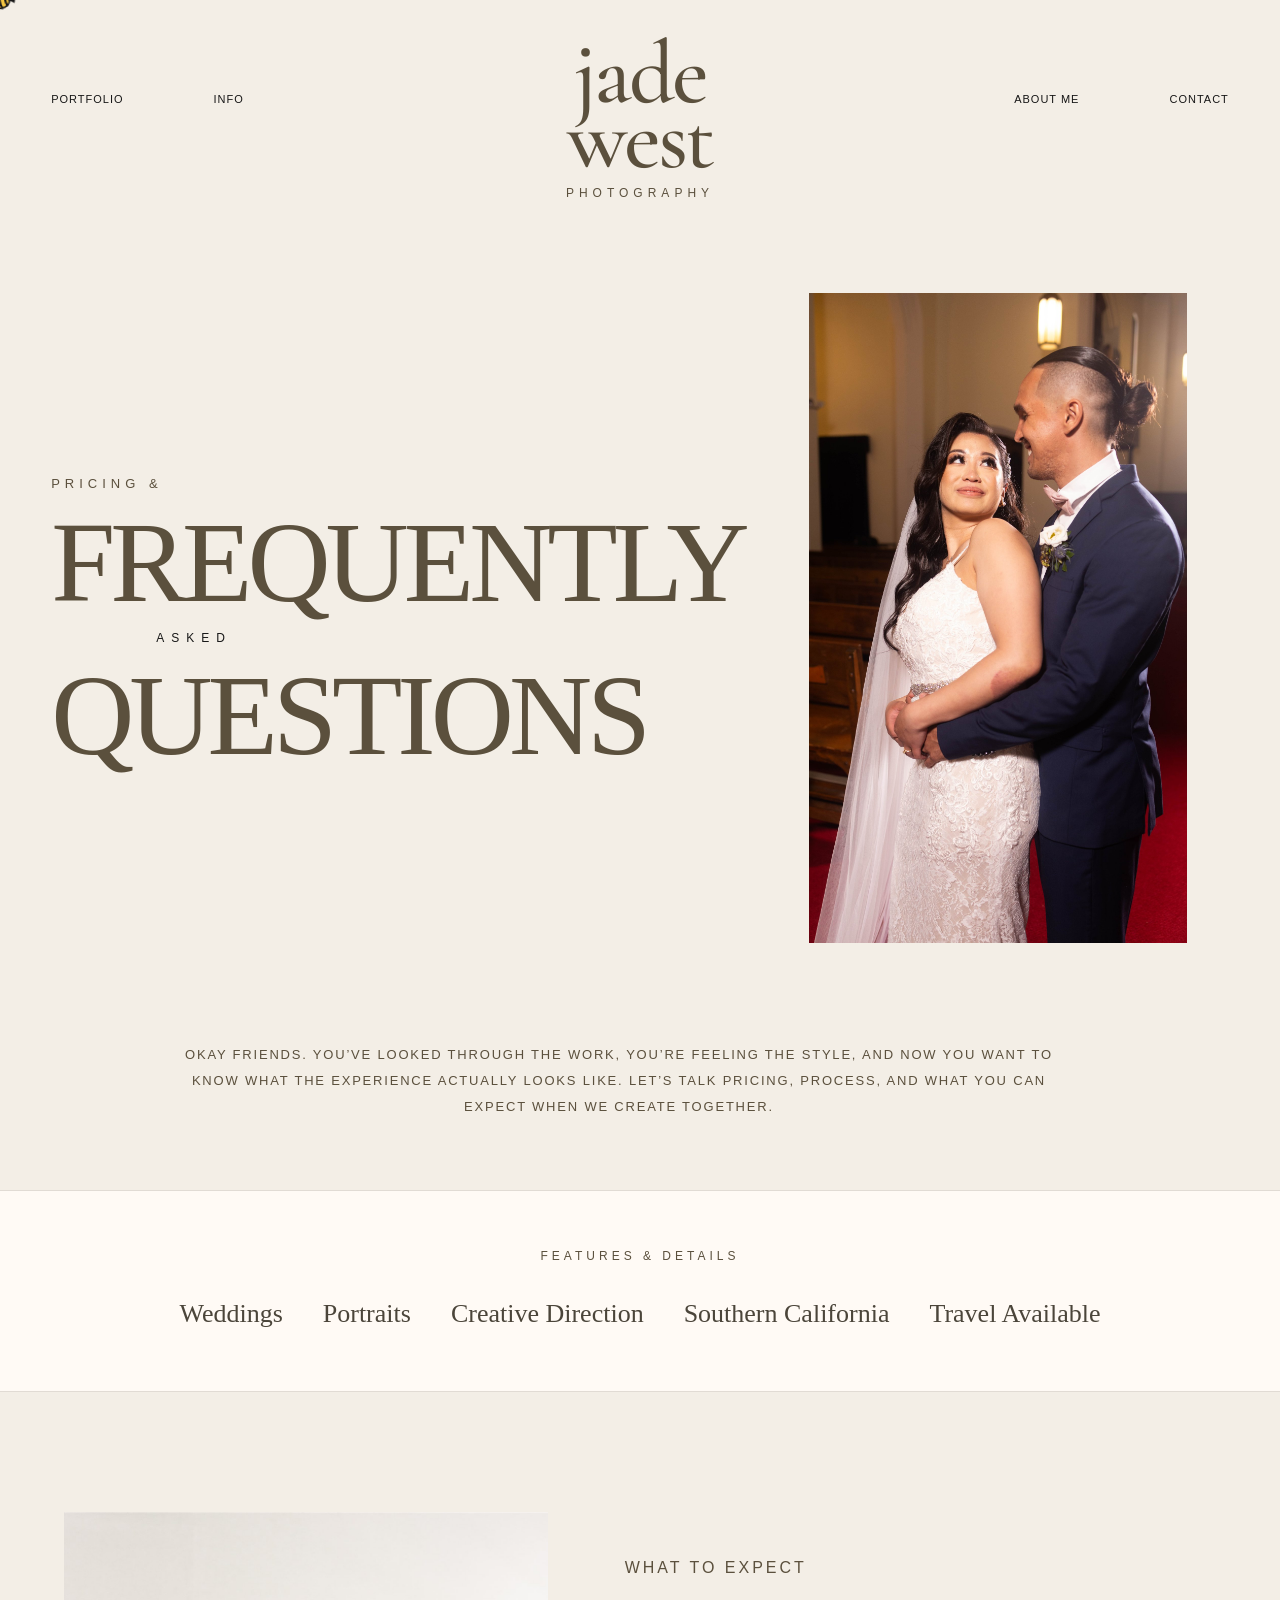
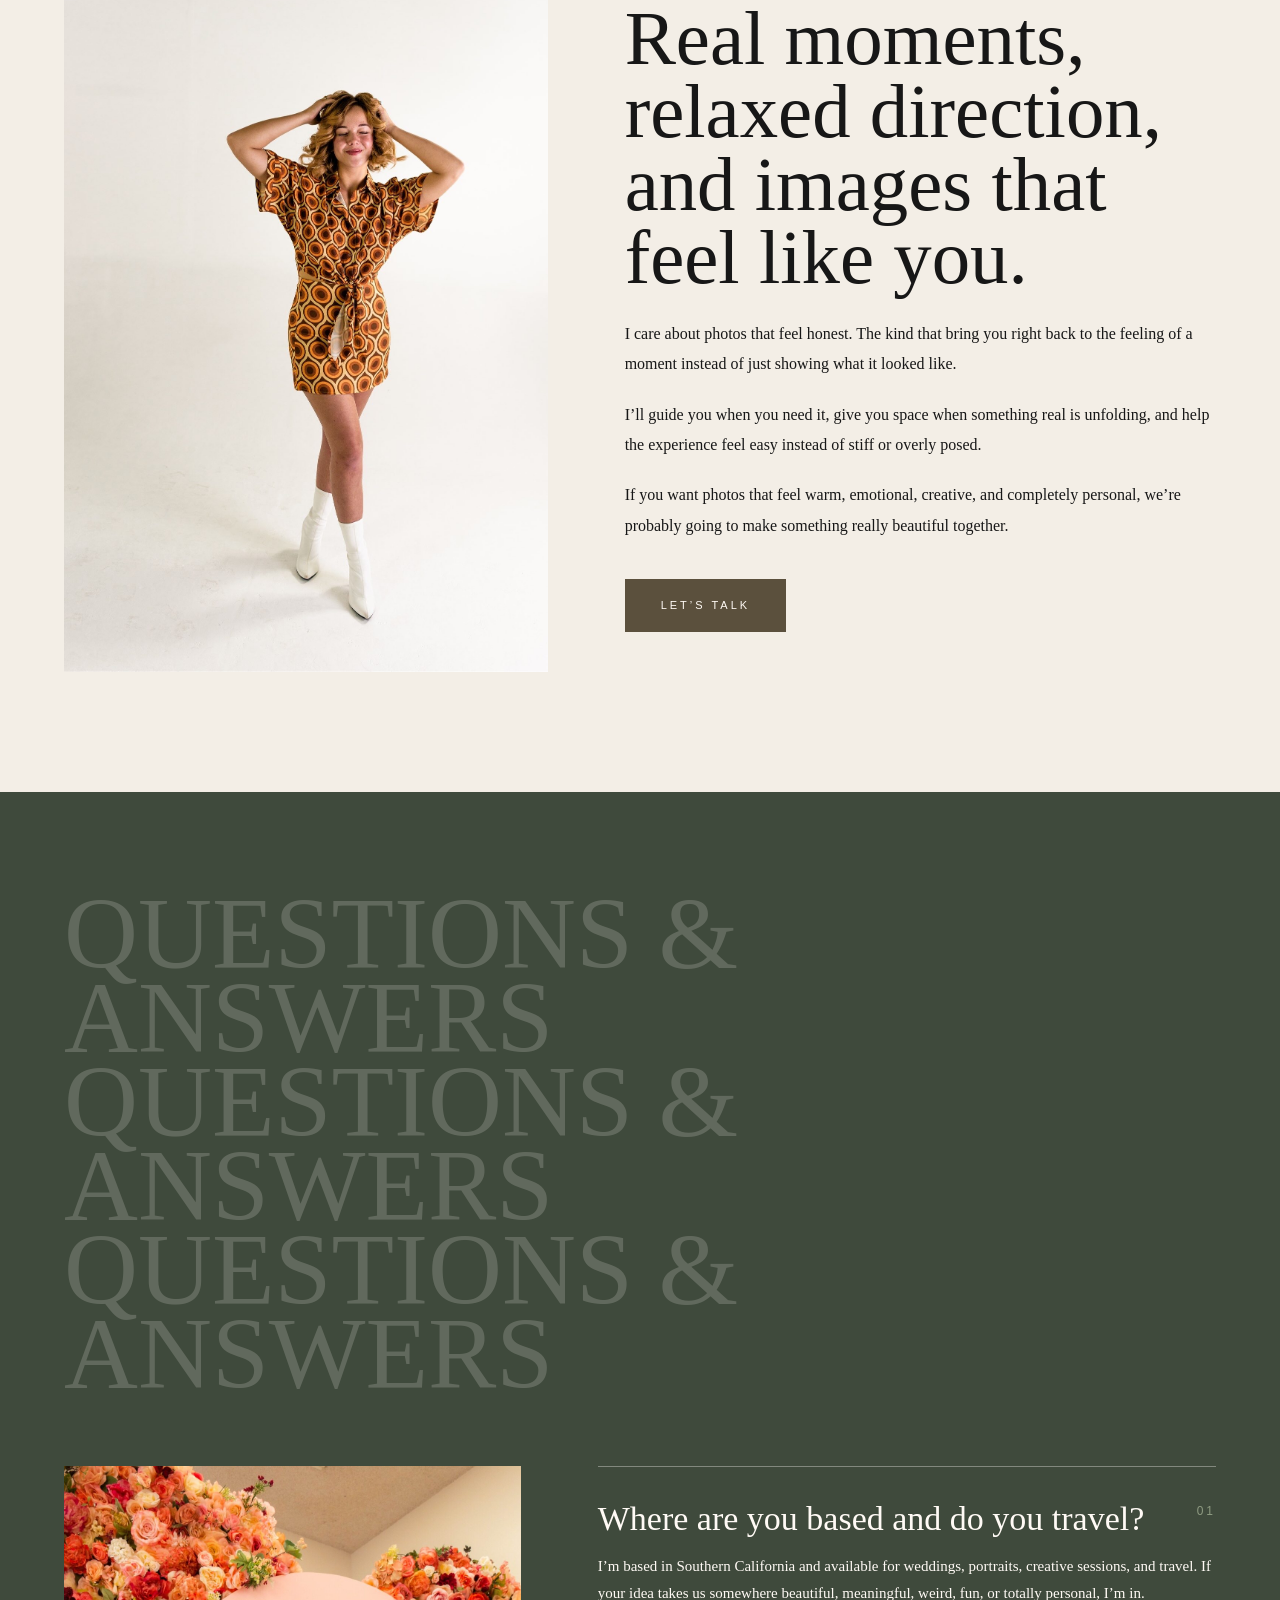
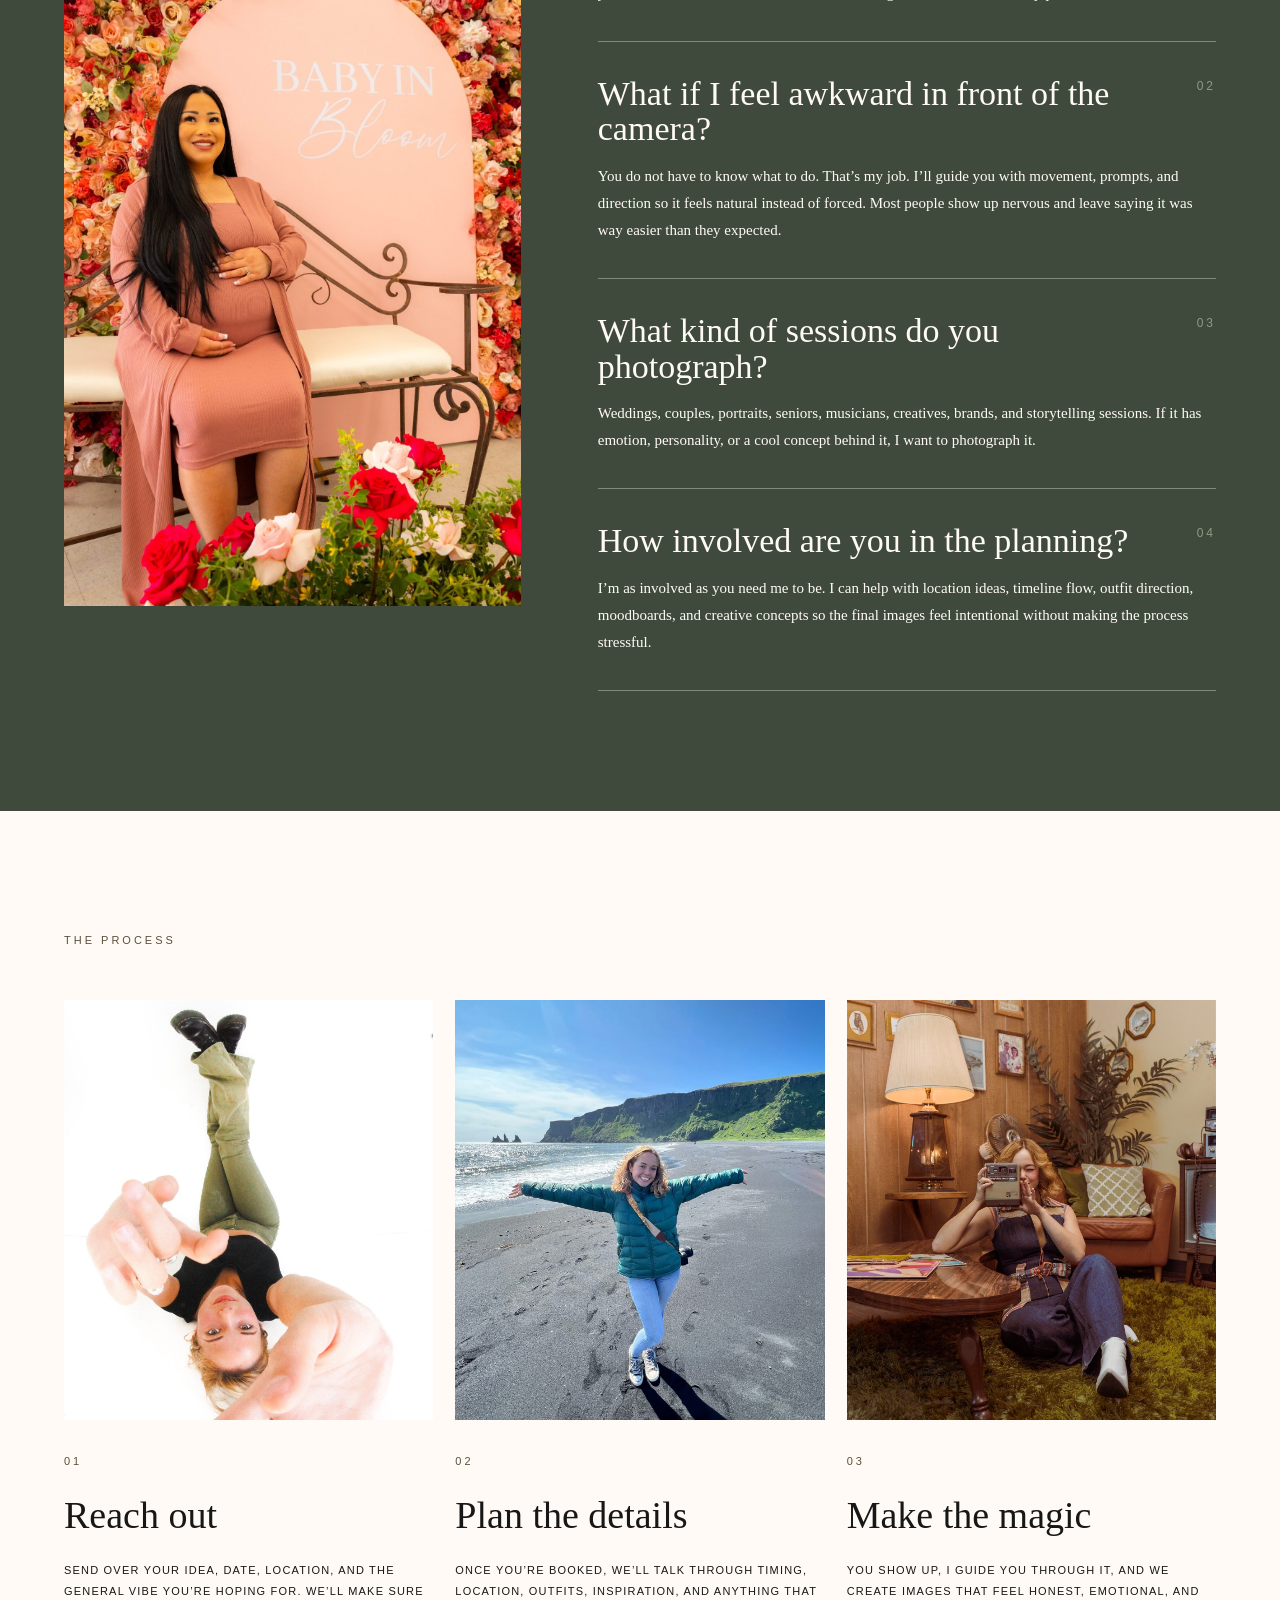
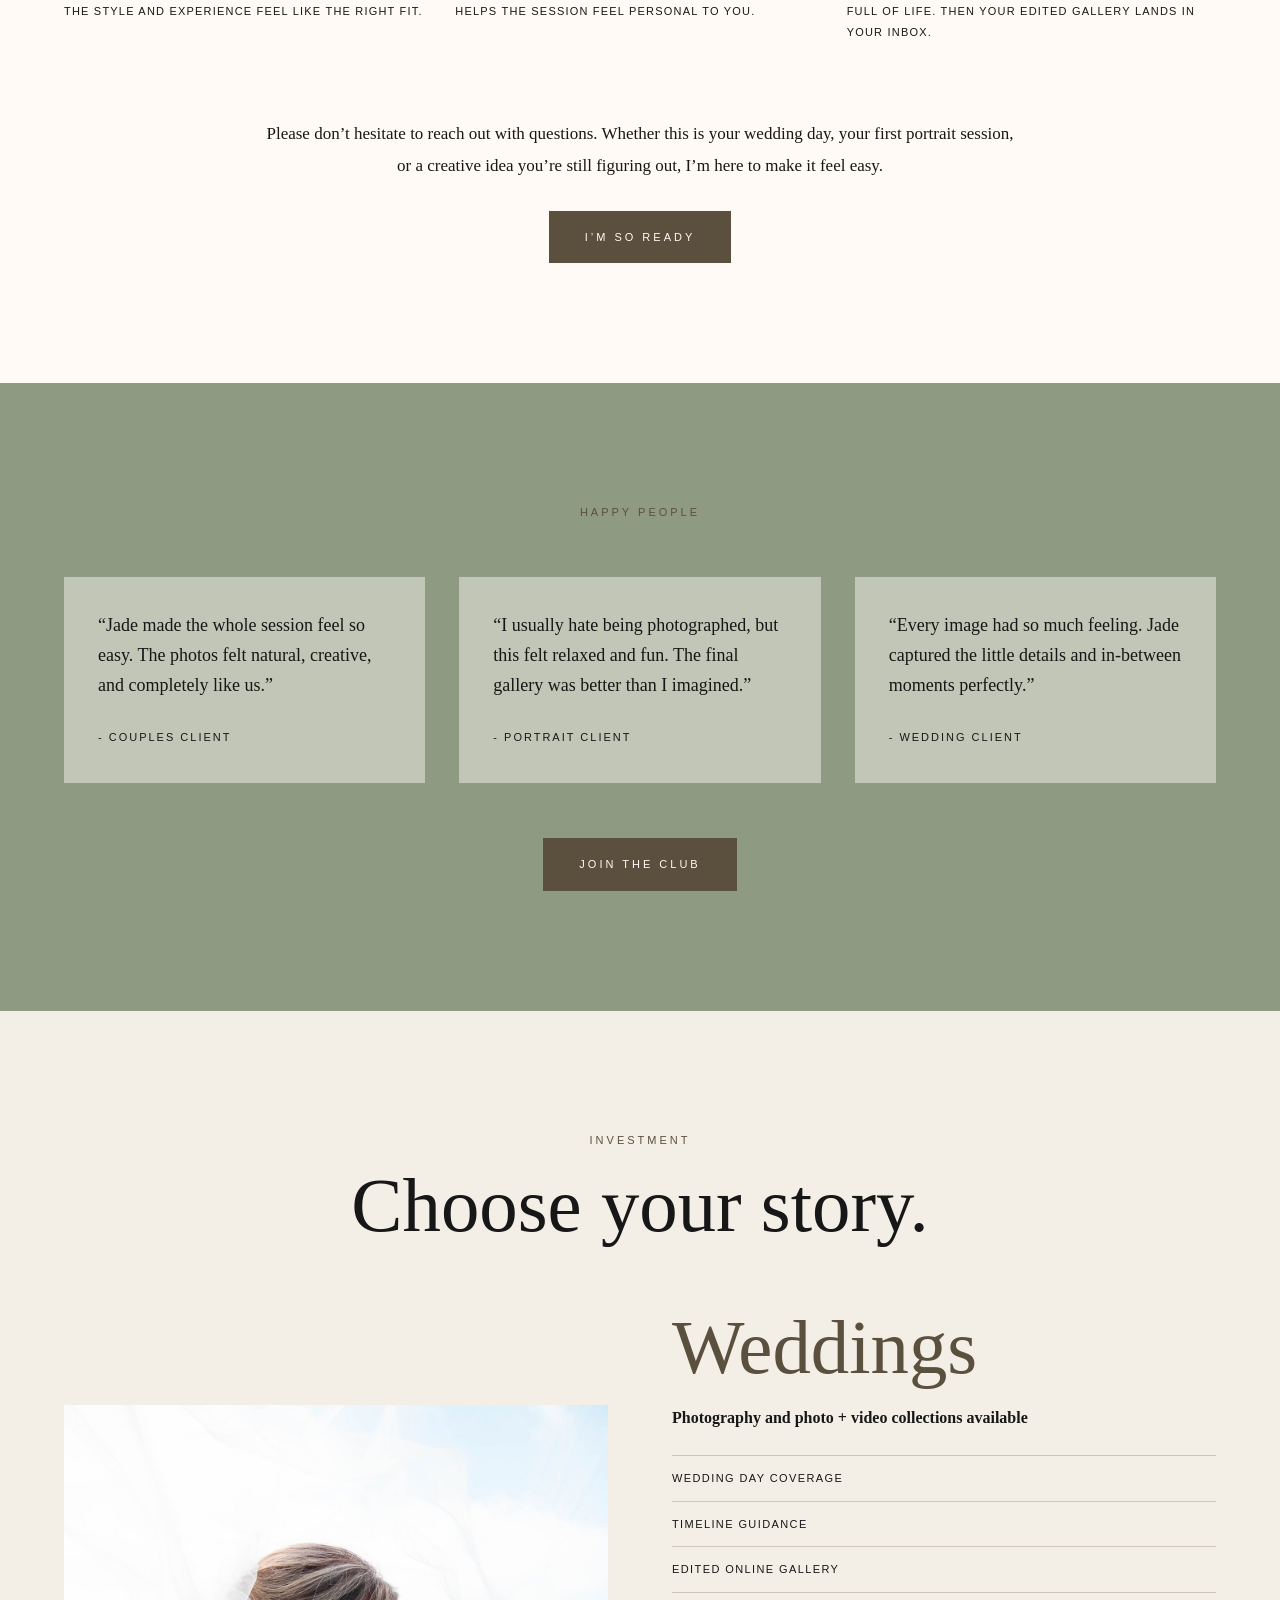
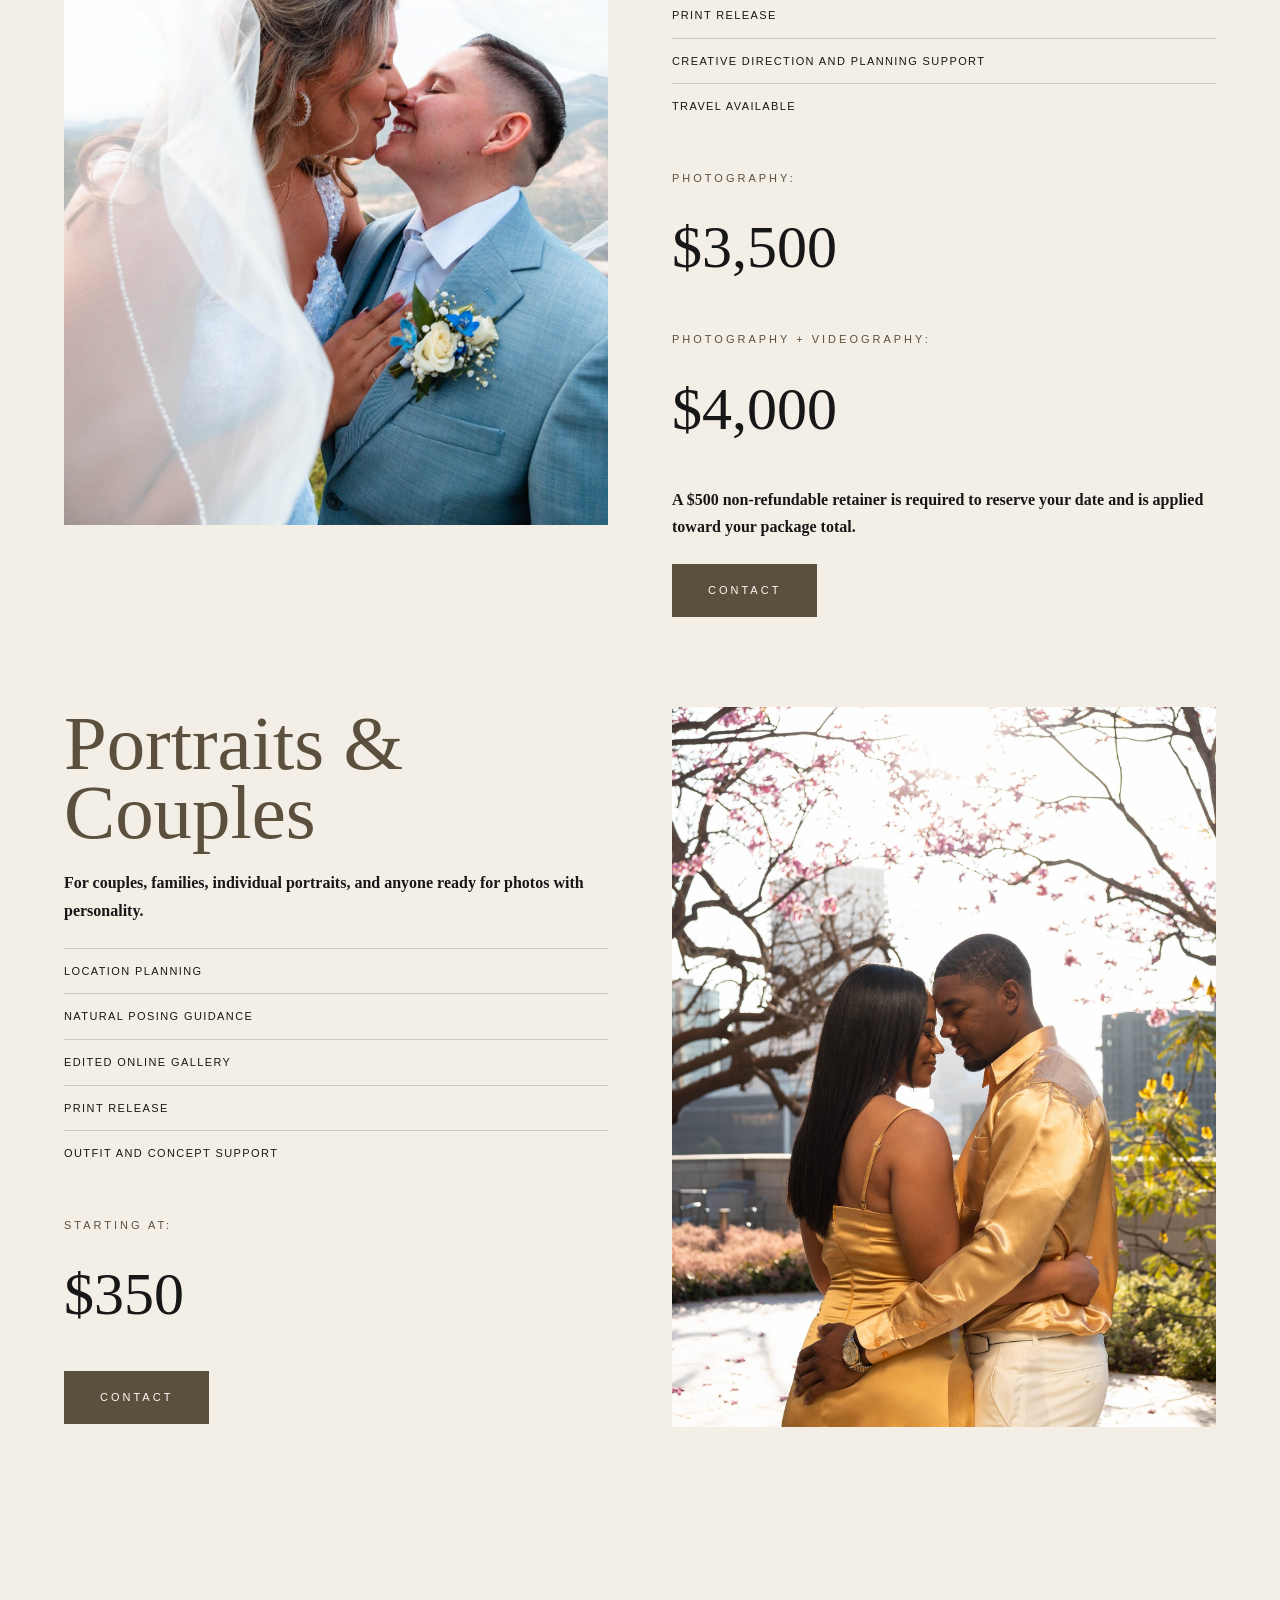
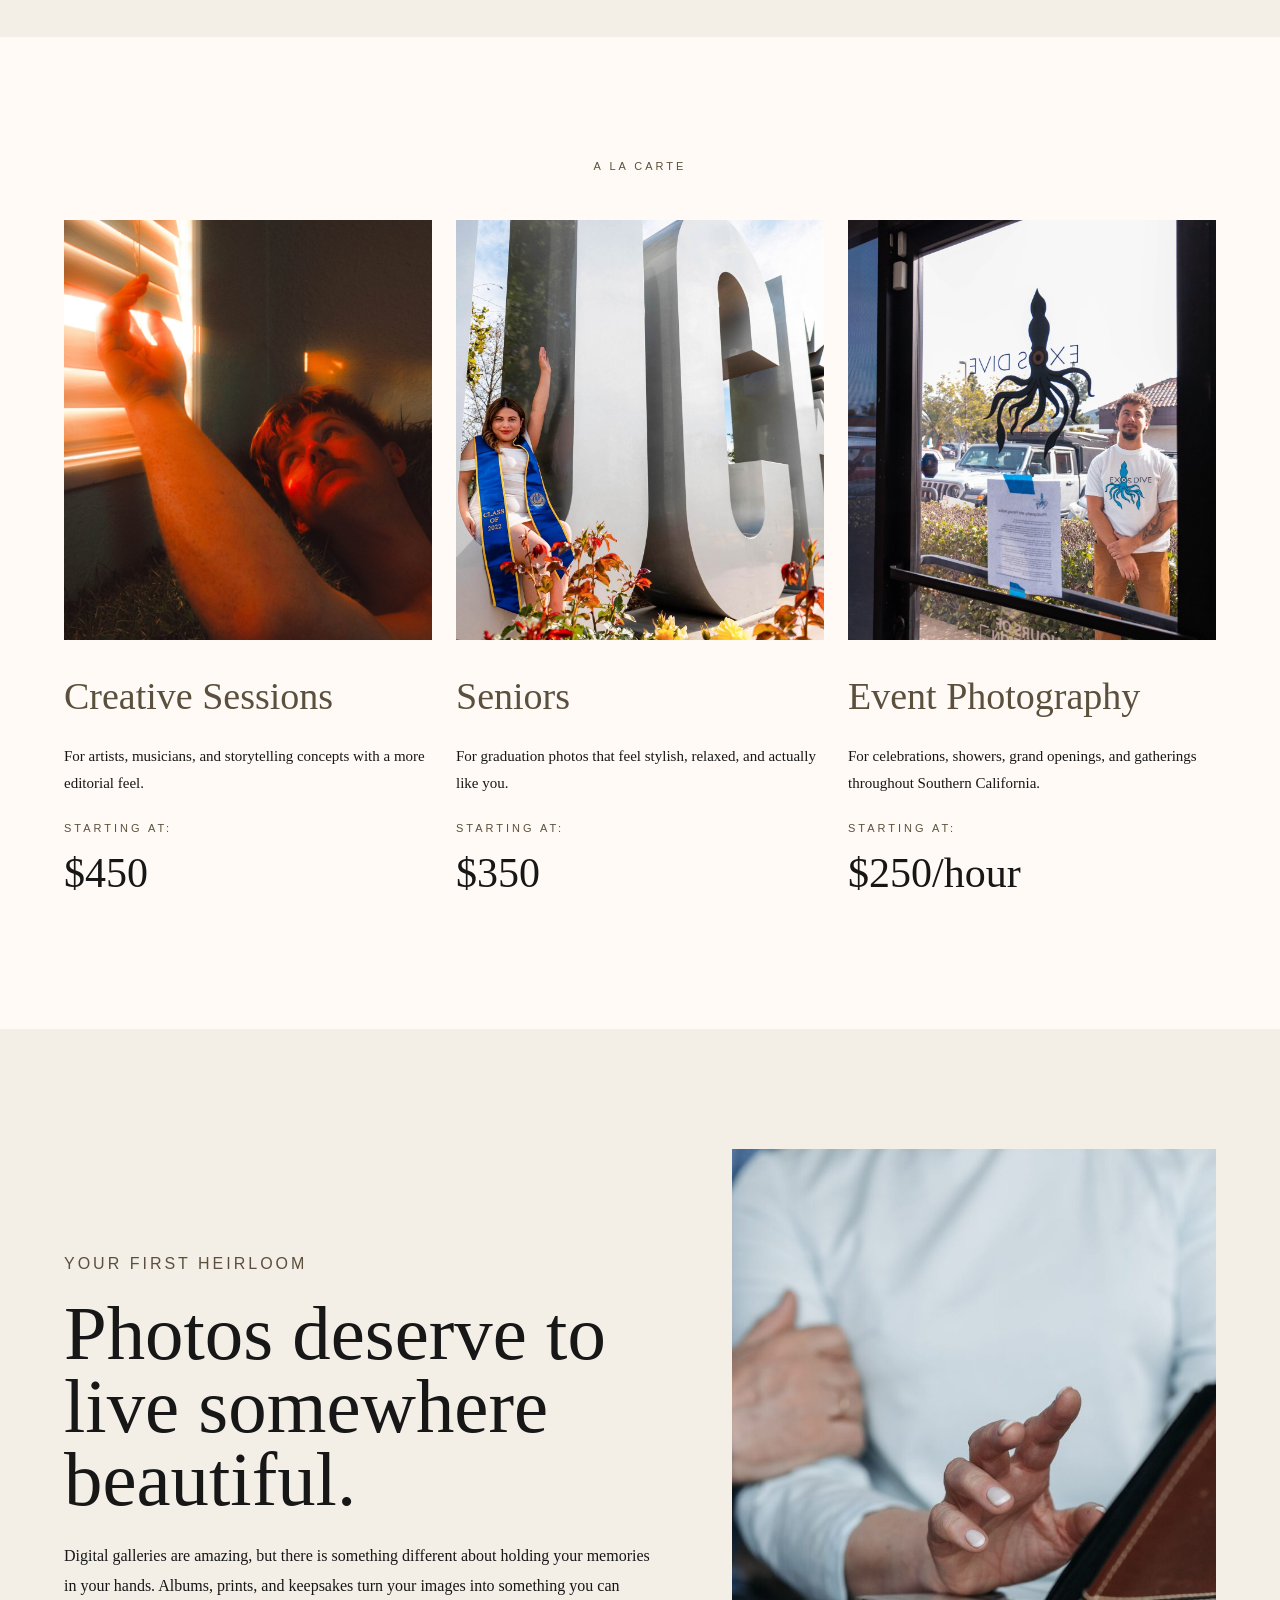
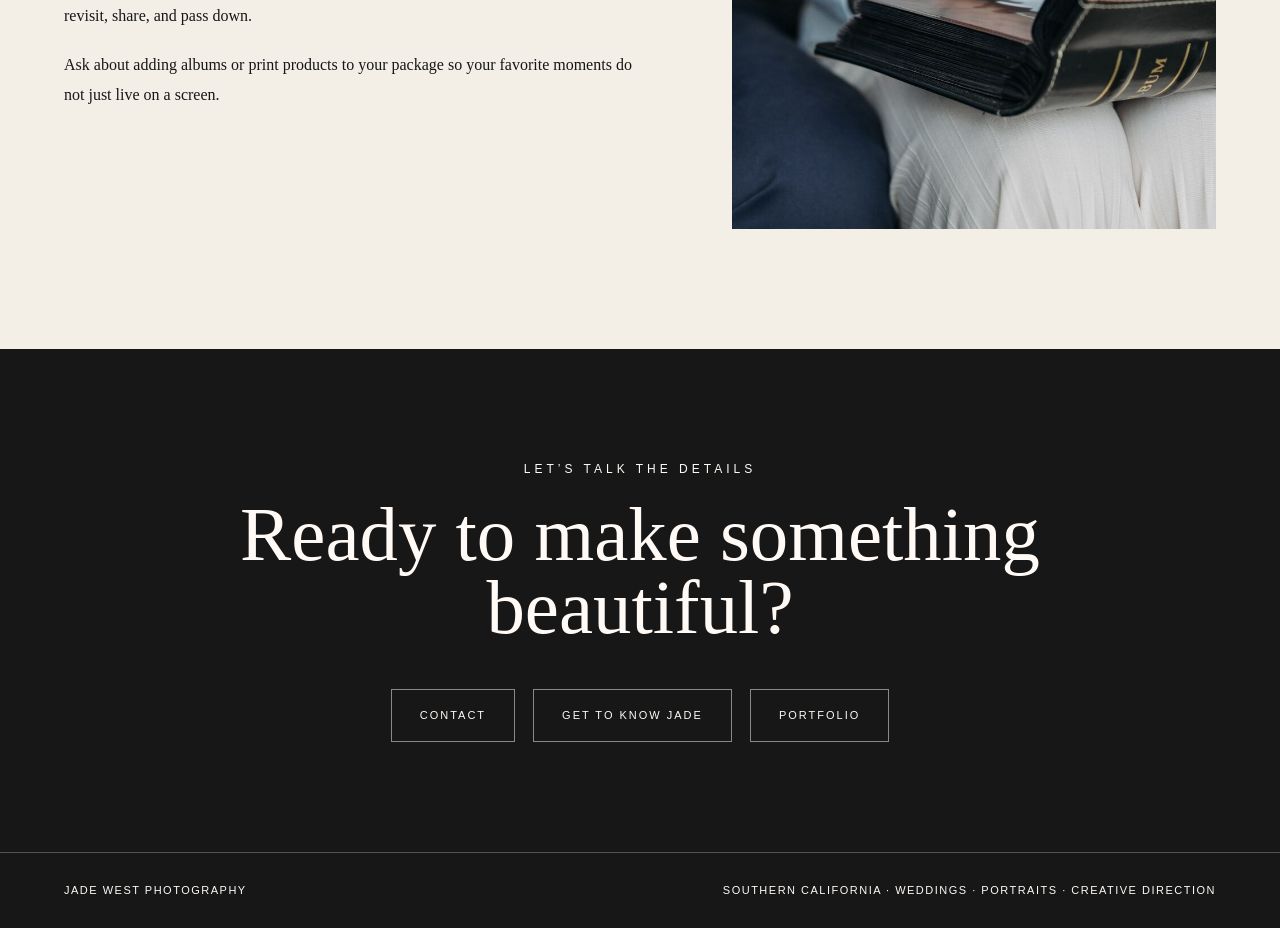
<file: investment.html>
<!DOCTYPE html>
<html lang="en">
<head>
  <meta charset="UTF-8" />
  <meta name="viewport" content="width=device-width, initial-scale=1.0" />
  <title>Info | Jade West Photography</title>

  <link rel="preconnect" href="https://fonts.googleapis.com">
  <link rel="preconnect" href="https://fonts.gstatic.com" crossorigin>
  <link href="https://fonts.googleapis.com/css2?family=Cormorant+Garamond:wght@300;400;500;600&display=swap" rel="stylesheet">

  <link rel="stylesheet" href="style.css?v=20260903d" />
</head>
<body>

<div id="bee-cursor">
  <svg viewBox="0 0 64 64" aria-hidden="true">
    <path class="wing" d="M22 24C8 16 7 4 18 6c9 2 12 13 12 13z"/>
    <path class="wing" d="M40 24C54 16 55 4 44 6c-9 2-12 13-12 13z"/>
    <ellipse class="body" cx="32" cy="34" rx="18" ry="14"/>
    <path class="stripe" d="M24 22c-4 7-4 17 0 24"/>
    <path class="stripe" d="M34 20c-4 8-4 20 0 28"/>
    <path class="stripe" d="M44 25c-3 6-3 13 0 19"/>
    <circle class="head" cx="15" cy="34" r="8"/>
    <circle class="eye" cx="12" cy="31" r="1.8"/>
    <path class="stinger" d="M50 34l10-5-3 10z"/>
    <path class="antenna" d="M11 27C6 20 4 18 2 17"/>
    <path class="antenna" d="M17 27c2-8 5-11 7-13"/>
  </svg>
</div>

<header class="investment-page-hero">
  <nav class="editorial-nav">
    <div class="nav-left">
      <a href="portfolio.html">Portfolio</a>
      <a href="investment.html">Info</a>
    </div>

    <a href="index.html" class="editorial-logo">
      <span>jade</span>
      <span>west</span>
      <small>photography</small>
    </a>

    <div class="nav-right">
      <a href="about.html">About Me</a>
      <a href="contact.html">Contact</a>
    </div>

        <button
      class="menu-toggle"
      id="menuToggle"
      type="button"
      aria-expanded="false"
      aria-label="Open navigation menu"
    >
      Menu
    </button>
  </nav>

  <section class="investment-ash-hero">
    <div class="investment-ash-title">
      <p>pricing &</p>
      <h1>
        <span>Frequently</span>
        <em>asked</em>
        <span>Questions</span>
      </h1>
    </div>

    <div class="investment-ash-image">
      <img src="images/IMG_0634.jpg" alt="Jade West Photography">
    </div>

    <div class="investment-ash-intro">
      <p>
        Okay friends. You’ve looked through the work, you’re feeling the style, and now you want to know what the experience actually looks like. Let’s talk pricing, process, and what you can expect when we create together.
      </p>
    </div>
  </section>
</header>

<main>

  <section class="features-strip">
    <p>Features & Details</p>
    <div>
      <span>Weddings</span>
      <span>Portraits</span>
      <span>Creative Direction</span>
      <span>Southern California</span>
      <span>Travel Available</span>
    </div>
  </section>

  <section class="expect-section">
    <div class="expect-image">
      <img src="images/info-what-to-expect.jpg" alt="Woman posing in a retro patterned outfit during a creative portrait session">
    </div>

    <div class="expect-copy">
      <p class="eyebrow">What To Expect</p>
      <h2>Real moments, relaxed direction, and images that feel like you.</h2>

      <p>
        I care about photos that feel honest. The kind that bring you right back to the feeling of a moment instead of just showing what it looked like.
      </p>

      <p>
        I’ll guide you when you need it, give you space when something real is unfolding, and help the experience feel easy instead of stiff or overly posed.
      </p>

      <p>
        If you want photos that feel warm, emotional, creative, and completely personal, we’re probably going to make something really beautiful together.
      </p>

      <a href="contact.html" class="hero-button">Let’s Talk</a>
    </div>
  </section>

  <section class="ash-faq-section">
    <div class="faq-heading-stack">
      <span>Questions & Answers</span>
      <span>Questions & Answers</span>
      <span>Questions & Answers</span>
    </div>

    <div class="faq-layout">
      <div class="faq-photo">
        <img src="images/event-baby-in-bloom-1919.jpg" alt="Expectant mother celebrating at a colorful baby shower">
      </div>

      <div class="faq-items">

        <div class="faq-item">
          <div>
            <h3>Where are you based and do you travel?</h3>
            <span>01</span>
          </div>
          <p>
            I’m based in Southern California and available for weddings, portraits, creative sessions, and travel. If your idea takes us somewhere beautiful, meaningful, weird, fun, or totally personal, I’m in.
          </p>
        </div>

        <div class="faq-item">
          <div>
            <h3>What if I feel awkward in front of the camera?</h3>
            <span>02</span>
          </div>
          <p>
            You do not have to know what to do. That’s my job. I’ll guide you with movement, prompts, and direction so it feels natural instead of forced. Most people show up nervous and leave saying it was way easier than they expected.
          </p>
        </div>

        <div class="faq-item">
          <div>
            <h3>What kind of sessions do you photograph?</h3>
            <span>03</span>
          </div>
          <p>
            Weddings, couples, portraits, seniors, musicians, creatives, brands, and storytelling sessions. If it has emotion, personality, or a cool concept behind it, I want to photograph it.
          </p>
        </div>

        <div class="faq-item">
          <div>
            <h3>How involved are you in the planning?</h3>
            <span>04</span>
          </div>
          <p>
            I’m as involved as you need me to be. I can help with location ideas, timeline flow, outfit direction, moodboards, and creative concepts so the final images feel intentional without making the process stressful.
          </p>
        </div>

      </div>
    </div>
  </section>

  <section class="process-section">
    <p class="eyebrow">The Process</p>

    <div class="process-grid">
      <div class="process-card">
        <img src="images/info-reach-out.jpg" alt="Woman playfully reaching toward the camera during a creative portrait session">
        <span>01</span>
        <h3>Reach out</h3>
        <p>
          Send over your idea, date, location, and the general vibe you’re hoping for. We’ll make sure the style and experience feel like the right fit.
        </p>
      </div>

      <div class="process-card">
        <img src="images/info-plan-the-details.jpg" alt="Jade West exploring a black-sand beach with her camera">
        <span>02</span>
        <h3>Plan the details</h3>
        <p>
          Once you’re booked, we’ll talk through timing, location, outfits, inspiration, and anything that helps the session feel personal to you.
        </p>
      </div>

      <div class="process-card">
        <img src="images/info-make-the-magic.jpg" alt="Woman creating a photograph with a vintage instant camera">
        <span>03</span>
        <h3>Make the magic</h3>
        <p>
          You show up, I guide you through it, and we create images that feel honest, emotional, and full of life. Then your edited gallery lands in your inbox.
        </p>
      </div>
    </div>

    <div class="process-note">
      <p>
        Please don’t hesitate to reach out with questions. Whether this is your wedding day, your first portrait session, or a creative idea you’re still figuring out, I’m here to make it feel easy.
      </p>
      <a href="contact.html" class="hero-button">I’m So Ready</a>
    </div>
  </section>

  <section class="testimonial-section">
    <p class="eyebrow">Happy People</p>

    <div class="testimonial-grid">
      <div>
        <p>
          “Jade made the whole session feel so easy. The photos felt natural, creative, and completely like us.”
        </p>
        <span>- Couples Client</span>
      </div>

      <div>
        <p>
          “I usually hate being photographed, but this felt relaxed and fun. The final gallery was better than I imagined.”
        </p>
        <span>- Portrait Client</span>
      </div>

      <div>
        <p>
          “Every image had so much feeling. Jade captured the little details and in-between moments perfectly.”
        </p>
        <span>- Wedding Client</span>
      </div>
    </div>

    <a href="contact.html" class="hero-button">Join the Club</a>
  </section>

  <section class="package-section">
    <p class="eyebrow">Investment</p>
    <h2>Choose your story.</h2>

    <div class="large-package">
      <div>
        <img src="images/wedding-blue-1264.jpg" alt="Wedding couple smiling beneath the bride's veil">
      </div>

      <div class="package-copy">
        <h3>Weddings</h3>
        <p><strong>Photography and photo + video collections available</strong></p>
        <ul>
          <li>Wedding day coverage</li>
          <li>Timeline guidance</li>
          <li>Edited online gallery</li>
          <li>Print release</li>
          <li>Creative direction and planning support</li>
          <li>Travel available</li>
        </ul>
        <span>Photography:</span>
        <h4>$3,500</h4>
        <span>Photography + videography:</span>
        <h4>$4,000</h4>
        <p><strong>A $500 non-refundable retainer is required to reserve your date and is applied toward your package total.</strong></p>
        <a href="contact.html" class="hero-button">Contact</a>
      </div>
    </div>

    <div class="large-package reverse">
      <div>
        <img src="images/IMG_0960.jpg" alt="Portraits and couples package">
      </div>

      <div class="package-copy">
        <h3>Portraits & Couples</h3>
        <p><strong>For couples, families, individual portraits, and anyone ready for photos with personality.</strong></p>
        <ul>
          <li>Location planning</li>
          <li>Natural posing guidance</li>
          <li>Edited online gallery</li>
          <li>Print release</li>
          <li>Outfit and concept support</li>
        </ul>
        <span>Starting at:</span>
        <h4>$350</h4>
        <a href="contact.html" class="hero-button">Contact</a>
      </div>
    </div>
  </section>

  <section class="a-la-carte-section">
    <p class="eyebrow">A La Carte</p>

    <div class="mini-package-grid">
      <div>
        <img src="images/DSCF0771_G-4.jpg" alt="Creative session">
        <h3>Creative Sessions</h3>
        <p>For artists, musicians, and storytelling concepts with a more editorial feel.</p>
        <span>Starting at:</span>
        <strong>$450</strong>
      </div>

      <div>
        <img src="images/B0ACD8FE-10B2-4EE2-9847-958D1299E284.jpg" alt="Senior graduation photos">
        <h3>Seniors</h3>
        <p>For graduation photos that feel stylish, relaxed, and actually like you.</p>
        <span>Starting at:</span>
        <strong>$350</strong>
      </div>

      <div>
        <img src="images/event-exo-dive-7594.jpg" alt="Event photography at an Inland Empire grand opening">
        <h3>Event Photography</h3>
        <p>For celebrations, showers, grand openings, and gatherings throughout Southern California.</p>
        <span>Starting at:</span>
        <strong>$250/hour</strong>
      </div>
    </div>
  </section>

  <section class="heirloom-section">
    <div>
      <p class="eyebrow">Your First Heirloom</p>
      <h2>Photos deserve to live somewhere beautiful.</h2>
      <p>
        Digital galleries are amazing, but there is something different about holding your memories in your hands. Albums, prints, and keepsakes turn your images into something you can revisit, share, and pass down.
      </p>
      <p>
        Ask about adding albums or print products to your package so your favorite moments do not just live on a screen.
      </p>
    </div>

    <img src="images/heirloom-album-pexels-8057348.jpg" alt="Couple turning the pages of a keepsake photo album">
  </section>

  <section class="final-info-cta">
    <p>Let’s talk the details</p>
    <h2>Ready to make something beautiful?</h2>
    <div>
      <a href="contact.html">Contact</a>
      <a href="about.html">Get to know Jade</a>
      <a href="portfolio.html">Portfolio</a>
    </div>
  </section>

</main>

<footer>
  <p>Jade West Photography</p>
  <p>Southern California · Weddings · Portraits · Creative Direction</p>
</footer>

<script src="script.js"></script>
</body>
</html>
</file>
<file: style.css>
:root {
  --sage: #8e9b82;
  --deep-sage: #3f4a3c;
  --cream: #f3eee6;
  --warm-white: #fffaf5;
  --charcoal: #171717;
  --olive-brown: #5b503d;
  --soft-taupe: #4b453a;
}

* {
  box-sizing: border-box;
  margin: 0;
  padding: 0;
}

html {
  scroll-behavior: smooth;
}

body {
  font-family: Georgia, "Times New Roman", serif;
  background: var(--cream);
  color: var(--charcoal);
  line-height: 1.7;
  cursor: none;
}

img {
  width: 100%;
  display: block;
  object-fit: cover;
}

img,
a,
button,
input,
textarea,
select {
  cursor: none;
}

a {
  color: inherit;
  text-decoration: none;
}

/* ==========================================
   CUSTOM SVG BEE CURSOR
========================================== */

#bee-cursor {
  position: fixed;
  width: 34px;
  height: 34px;
  pointer-events: none;
  z-index: 99999;
  transform: translate(-50%, -50%) rotate(-10deg);
  transition: transform 0.04s linear;
  will-change: left, top;
}

#bee-cursor svg {
  width: 100%;
  height: 100%;
  overflow: visible;
}

.wing {
  fill: rgba(255, 255, 255, 0.75);
  stroke: #171717;
  stroke-width: 2;
}

.body {
  fill: #f4c542;
  stroke: #171717;
  stroke-width: 3;
}

.head,
.stripe,
.stinger {
  fill: none;
  stroke: #171717;
  stroke-width: 4;
  stroke-linecap: round;
}

.eye {
  fill: #171717;
}

.antenna {
  fill: none;
  stroke: #171717;
  stroke-width: 2.5;
  stroke-linecap: round;
}

.honey-particle {
  position: fixed;
  width: 13px;
  height: 12px;
  background: rgba(244, 197, 66, 0.75);
  clip-path: polygon(
    25% 0%,
    75% 0%,
    100% 50%,
    75% 100%,
    25% 100%,
    0% 50%
  );
  pointer-events: none;
  z-index: 99998;
  transform: translate(-50%, -50%);
  animation: honeyFade 1.1s ease-out forwards;
}

@keyframes honeyFade {
  from {
    opacity: 0.85;
    transform: translate(-50%, -50%) scale(1);
  }

  to {
    opacity: 0;
    transform: translate(-50%, -50%) scale(0.25);
  }
}

/* ==========================================
   HERO / HEADER
========================================== */

.editorial-hero {
  min-height: 100vh;
  background: var(--cream);
  color: var(--olive-brown);
  padding: 42px 4vw 40px;
  position: relative;
  overflow: hidden;
}

.editorial-nav {
  display: grid;
  grid-template-columns: 1fr auto 1fr;
  align-items: start;
  position: relative;
  z-index: 5;
}

.nav-left,
.nav-right {
  display: flex;
  gap: 90px;
  padding-top: 48px;
}

.nav-right {
  justify-content: flex-end;
}

.editorial-nav a {
  font-family: Arial, Helvetica, sans-serif;
  font-size: 11px;
  letter-spacing: 1px;
  text-transform: uppercase;
  color: var(--charcoal);
}


.editorial-logo {
  text-align: center;
  color: var(--olive-brown) !important;
  line-height: 0.72;
  font-family: "Cormorant Garamond", Georgia, serif;
}

.editorial-logo span {
  display: block;
  font-family: "Cormorant Garamond", Georgia, serif;
  font-size: clamp(60px, 7vw, 110px);
  font-weight: 500;
  letter-spacing: -3px;
  text-transform: lowercase;
}

.editorial-logo small {
  display: block;
  font-family: Arial, Helvetica, sans-serif;
  font-size: 12px;
  letter-spacing: 5px;
  text-transform: uppercase;
  margin-top: 18px;
}

.menu-toggle {
  display: none;
  background: none;
  border: 1px solid var(--charcoal);
  color: var(--charcoal);
  padding: 10px 14px;
  font-family: Arial, Helvetica, sans-serif;
  font-size: 10px;
  letter-spacing: 2px;
  text-transform: uppercase;
}

.hero-label {
  text-align: center;
  margin-top: 70px;
  margin-bottom: 35px; /* adds breathing room above the collage */
  position: relative;
  z-index: 4;
}

.hero-label p {
  font-family: Arial, Helvetica, sans-serif;
  font-size: 13px;
  letter-spacing: 5px;
  line-height: 1.6;
  text-transform: uppercase;
}

.hero-collage {
  position: relative;
  max-width: 1180px;
  height: 700px;
  margin: -5px auto 0;
}

.hero-collage img {
  position: absolute;
}

.collage-main {
  width: 68%;
  height: 660px;
  left: 16%;
  top: 0;
  z-index: 2;
}

.collage-left {
  width: 30%;
  height: 380px;
  left: -3%;
  top: 50px;
  z-index: 3;
}

.collage-right {
  width: 33%;
  height: 250px;
  right: -5%;
  top: 310px;
  z-index: 4;
}

.hero-title {
  position: absolute;
  left: 34%;
  bottom: -25px;
  z-index: 5;
  color: rgba(255, 250, 245, 0.98);
  text-align: left;
}

.hero-title h1 {
  font-weight: 400;
  text-transform: uppercase;
  line-height: 0.78;
}

.hero-title span {
  display: block;
  font-size: clamp(58px, 8vw, 118px);
  letter-spacing: -4px;
  color: rgba(255, 250, 245, 0.98); /* both REIMAGINE and STORY are white */
}

.hero-title em {
  display: block;
  font-family: Arial, Helvetica, sans-serif;
  font-style: normal;
  font-size: 18px;            /* larger "YOUR" */
  font-weight: 600;
  letter-spacing: 10px;
  color: rgba(255, 250, 245, 0.98); /* bright white */
  margin: 22px 0 0 100px;
  text-transform: uppercase;
}

.hero-title span:last-child {
  margin-left: 160px;
  color: var(--olive-brown);  /* same dark olive as the Experience button */
  opacity: 0.5;              /* soft translucent effect while staying legible */
}

.hero-bottom-copy {
  display: flex;
  align-items: center;
  justify-content: center;
  gap: 60px;
  max-width: 900px;
  margin: 40px auto 0;
}

.hero-bottom-copy p {
  max-width: 420px;
  font-size: 14px;
  line-height: 1.9;
  color: var(--soft-taupe);
  text-align: center; /* centers the text */
  margin: 0;
}

.hero-button {
  display: inline-block;
  background: var(--olive-brown);
  color: var(--warm-white);
  padding: 17px 36px;
  font-family: Arial, Helvetica, sans-serif;
  font-size: 11px;
  letter-spacing: 3px;
  text-transform: uppercase;
  transition: 0.3s ease;
}

.hero-button:hover {
  background: var(--deep-sage);
}

/* ==========================================
   GLOBAL SECTION STYLES
========================================== */

.section {
  padding: 110px 5vw;
}

.eyebrow {
  font-family: Arial, Helvetica, sans-serif;
  font-size: 11px;
  letter-spacing: 3px;
  text-transform: uppercase;
  color: var(--olive-brown);
  margin-bottom: 20px;
}

h2 {
  font-size: clamp(44px, 6vw, 82px);
  font-weight: 400;
  line-height: 0.95;
  margin-bottom: 24px;
}

/* ==========================================
   PORTFOLIO INTRO
========================================== */

.portfolio-intro {
  text-align: center;
  max-width: 900px;
  margin: 0 auto;
  padding-top: 70px;
}

.portfolio-intro p:last-child {
  max-width: 620px;
  margin: 0 auto;
  font-size: 16px;
}

/* ==========================================
   HOME PORTFOLIO CAROUSEL
========================================== */

.home-work-carousel {
  width: 100%;
  padding-bottom: 110px;
  overflow: hidden;
  -webkit-mask-image: linear-gradient(to right, transparent, #000 4%, #000 96%, transparent);
  mask-image: linear-gradient(to right, transparent, #000 4%, #000 96%, transparent);
}

.home-work-track {
  display: flex;
  width: max-content;
  animation: home-work-scroll 112s linear infinite;
  will-change: transform;
}

.home-work-set {
  display: flex;
  flex: 0 0 auto;
  gap: 16px;
  padding-right: 16px;
}

.home-work-set img {
  flex: 0 0 auto;
  width: clamp(240px, 27vw, 380px);
  height: clamp(340px, 38vw, 520px);
  object-fit: cover;
}

@keyframes home-work-scroll {
  to {
    transform: translateX(-50%);
  }
}

/* ==========================================
   EXPERIENCE SECTION
========================================== */

.experience-section {
  background: var(--deep-sage);
  color: var(--warm-white);
  padding: 110px 5vw;
}

.experience-section .eyebrow,
.experience-section h2 {
  color: var(--warm-white);
}

.experience-section h2 {
  max-width: 820px;
}

.experience-cards {
  display: grid;
  grid-template-columns: repeat(3, 1fr);
  margin-top: 60px;
  border-top: 1px solid rgba(255, 253, 248, 0.35);
  border-bottom: 1px solid rgba(255, 253, 248, 0.35);
}

.experience-cards div {
  padding: 38px;
  border-right: 1px solid rgba(255, 253, 248, 0.35);
}

.experience-cards div:last-child {
  border-right: none;
}

.experience-cards span {
  display: block;
  color: var(--sage);
  font-family: Arial, Helvetica, sans-serif;
  font-size: 12px;
  font-weight: 700;
  letter-spacing: 2px;
  margin-bottom: 26px;
}

.experience-cards h3 {
  font-size: 30px;
  font-weight: 400;
  line-height: 1;
  margin-bottom: 18px;
}

.experience-cards p {
  font-size: 15px;
  line-height: 1.7;
}

/* ==========================================
   ABOUT SECTION
========================================== */

.about-section {
  display: grid;
  grid-template-columns: 1fr 1fr;
  gap: 6vw;
  padding: 110px 5vw;
  background: var(--warm-white);
  align-items: center;
}

.about-section img {
  height: 760px;
}

.about-copy p {
  font-size: 16px;
  margin-bottom: 18px;
}

/* ==========================================
   QUOTE SECTION
========================================== */

.quote-section {
  background: var(--sage);
  color: var(--charcoal);
  padding: 110px 5vw;
  text-align: center;
}

.quote-section h2 {
  font-size: clamp(48px, 8vw, 110px);
  max-width: 1100px;
  margin: 0 auto;
}

/* ==========================================
   CONTACT SECTION
========================================== */

.contact-section {
  background: var(--charcoal);
  color: var(--warm-white);
  padding: 110px 5vw;
  text-align: center;
}

.contact-section .eyebrow,
.contact-section h2 {
  color: var(--warm-white);
}

.contact-section p {
  max-width: 560px;
  margin: 0 auto 28px;
  font-size: 16px;
}

/* ==========================================
   FOOTER
========================================== */

footer {
  background: var(--charcoal);
  color: var(--warm-white);
  border-top: 1px solid rgba(255, 253, 248, 0.25);
  padding: 28px 5vw;
  display: flex;
  justify-content: space-between;
  gap: 20px;
  font-family: Arial, Helvetica, sans-serif;
  text-transform: uppercase;
  font-size: 11px;
  letter-spacing: 1.5px;
}

/* ==========================================
   MOBILE RESPONSIVE
========================================== */

@media (max-width: 900px) {
  .editorial-nav {
    grid-template-columns: 1fr auto;
  }

  .nav-left,
  .nav-right {
    display: none;
  }

  .menu-toggle {
    display: block;
  }

  .hero-label {
    margin-top: 40px;
  }

  .hero-collage {
    height: auto;
    display: grid;
    gap: 16px;
    margin-top: 40px;
  }

  .hero-collage img,
  .collage-main,
  .collage-left,
  .collage-right {
    position: static;
    width: 100%;
    height: 420px;
  }

  .hero-title {
    position: static;
    color: var(--olive-brown);
    margin-top: 20px;
  }

  .hero-title span,
  .hero-title span:last-child {
    margin-left: 0;
    color: var(--olive-brown);
  }

  .hero-title em {
    margin-left: 0;
  }

  .hero-bottom-copy {
    flex-direction: column;
    gap: 28px;
  }

  .editorial-hero {
    padding-bottom: 32px;
  }

  .portfolio-intro {
    padding-top: 56px;
  }

  .experience-cards,
  .about-section {
    grid-template-columns: 1fr;
  }

  .about-section img {
    height: 520px;
  }

  .home-work-carousel {
    padding-bottom: 80px;
  }

  .home-work-set {
    gap: 10px;
    padding-right: 10px;
  }

  .home-work-set img {
    width: 220px;
    height: 320px;
  }

  .experience-cards div {
    border-right: none;
    border-bottom: 1px solid rgba(255, 253, 248, 0.35);
  }

  .experience-cards div:last-child {
    border-bottom: none;
  }

  footer {
    flex-direction: column;
    text-align: center;
  }
}

/* Disable custom cursor on touch devices */
@media (hover: none) and (pointer: coarse) {
  body,
  img,
  a,
  button,
  input,
  textarea,
  select {
    cursor: auto;
  }

  #bee-cursor {
    display: none;
  }
}
/* ==========================================
   ASHLEY-STYLE INVESTMENT / INFO PAGE
========================================== */

.investment-page-hero {
  background: var(--cream);
  color: var(--olive-brown);
  padding: 42px 4vw 70px;
  overflow: hidden;
}

.investment-ash-hero {
  display: grid;
  grid-template-columns: 1.1fr 0.9fr;
  gap: 5vw;
  max-width: 1250px;
  margin: 95px auto 0;
  align-items: center;
}

.investment-ash-title p {
  font-family: Arial, Helvetica, sans-serif;
  text-transform: uppercase;
  letter-spacing: 5px;
  font-size: 13px;
  margin-bottom: 20px;
}

.investment-ash-title h1 {
  font-weight: 400;
  text-transform: uppercase;
  line-height: 0.82;
}

.investment-ash-title h1 span {
  display: block;
  font-size: clamp(58px, 9vw, 135px);
  letter-spacing: -5px;
}

.investment-ash-title h1 em {
  display: block;
  font-family: Arial, Helvetica, sans-serif;
  font-style: normal;
  font-size: 12px;
  letter-spacing: 7px;
  margin: 24px 0 24px 105px;
  color: var(--charcoal);
}

.investment-ash-image img {
  height: 650px;
}

.investment-ash-intro {
  grid-column: 1 / -1;
  max-width: 900px;
  margin: 35px auto 0;
  text-align: center;
}

.investment-ash-intro p {
  font-family: Arial, Helvetica, sans-serif;
  text-transform: uppercase;
  letter-spacing: 1.8px;
  font-size: 13px;
  line-height: 2;
}

.features-strip {
  background: var(--warm-white);
  padding: 55px 5vw;
  text-align: center;
  border-top: 1px solid rgba(91, 80, 61, 0.18);
  border-bottom: 1px solid rgba(91, 80, 61, 0.18);
}

.features-strip p {
  font-family: Arial, Helvetica, sans-serif;
  text-transform: uppercase;
  letter-spacing: 4px;
  font-size: 12px;
  color: var(--olive-brown);
  margin-bottom: 26px;
}

.features-strip div {
  display: flex;
  justify-content: center;
  flex-wrap: wrap;
  gap: 18px 40px;
}

.features-strip span {
  font-size: 26px;
  color: var(--soft-taupe);
}

.expect-section {
  display: grid;
  grid-template-columns: 0.9fr 1.1fr;
  gap: 6vw;
  padding: 120px 5vw;
  background: var(--cream);
  align-items: center;
}

.expect-image img {
  height: 760px;
}

.expect-copy h2 {
  max-width: 780px;
}

.expect-copy p {
  font-size: 16px;
  line-height: 1.9;
  margin-bottom: 20px;
}

.expect-copy .hero-button {
  margin-top: 18px;
}

.ash-faq-section {
  background: var(--deep-sage);
  color: var(--warm-white);
  padding: 100px 5vw 120px;
  overflow: hidden;
}

.faq-heading-stack {
  margin-bottom: 70px;
}

.faq-heading-stack span {
  display: block;
  font-size: clamp(44px, 8vw, 112px);
  line-height: 0.82;
  text-transform: uppercase;
  color: rgba(255, 250, 245, 0.18);
}

.faq-layout {
  display: grid;
  grid-template-columns: 0.85fr 1.15fr;
  gap: 6vw;
  align-items: start;
}

.faq-photo img {
  height: 740px;
}

.faq-items {
  border-top: 1px solid rgba(255, 253, 248, 0.35);
}

.faq-item {
  padding: 34px 0;
  border-bottom: 1px solid rgba(255, 253, 248, 0.35);
}

.faq-item div {
  display: flex;
  justify-content: space-between;
  gap: 30px;
  margin-bottom: 16px;
}

.faq-item h3 {
  font-size: 34px;
  font-weight: 400;
  line-height: 1.05;
}

.faq-item span {
  font-family: Arial, Helvetica, sans-serif;
  font-size: 12px;
  letter-spacing: 3px;
  color: var(--sage);
}

.faq-item p {
  font-size: 15px;
  line-height: 1.8;
}

.process-section {
  padding: 120px 5vw;
  background: var(--warm-white);
}

.process-grid {
  display: grid;
  grid-template-columns: repeat(3, 1fr);
  gap: 22px;
  margin-top: 50px;
}

.process-card img {
  height: 420px;
  margin-bottom: 26px;
}

.process-card span {
  font-family: Arial, Helvetica, sans-serif;
  font-size: 11px;
  letter-spacing: 3px;
  color: var(--olive-brown);
}

.process-card h3 {
  font-size: 38px;
  font-weight: 400;
  margin: 10px 0 12px;
}

.process-card p {
  font-family: Arial, Helvetica, sans-serif;
  text-transform: uppercase;
  letter-spacing: 1.2px;
  font-size: 11px;
  line-height: 1.9;
}

.process-note {
  max-width: 760px;
  margin: 75px auto 0;
  text-align: center;
}

.process-note p {
  font-size: 17px;
  line-height: 1.9;
  margin-bottom: 28px;
}

.testimonial-section {
  background: var(--sage);
  color: var(--charcoal);
  padding: 120px 5vw;
  text-align: center;
}

.testimonial-grid {
  display: grid;
  grid-template-columns: repeat(3, 1fr);
  gap: 34px;
  margin: 55px 0;
  text-align: left;
}

.testimonial-grid div {
  background: rgba(255, 250, 245, 0.45);
  padding: 34px;
}

.testimonial-grid p {
  font-size: 18px;
  line-height: 1.65;
  margin-bottom: 22px;
}

.testimonial-grid span {
  font-family: Arial, Helvetica, sans-serif;
  text-transform: uppercase;
  letter-spacing: 2px;
  font-size: 11px;
}

.package-section {
  padding: 120px 5vw;
  background: var(--cream);
}

.package-section > h2 {
  text-align: center;
  margin-bottom: 70px;
}

.package-section > .eyebrow {
  text-align: center;
}

.large-package {
  display: grid;
  grid-template-columns: 1fr 1fr;
  gap: 5vw;
  align-items: center;
  margin-bottom: 90px;
}

.large-package.reverse > div:first-child {
  order: 2;
}

.large-package img {
  height: 720px;
}

.package-copy h3 {
  font-size: clamp(48px, 6vw, 90px);
  font-weight: 400;
  line-height: 0.9;
  color: var(--olive-brown);
  margin-bottom: 22px;
}

.package-copy p {
  font-size: 16px;
  margin-bottom: 24px;
}

.package-copy ul {
  list-style: none;
  margin-bottom: 34px;
}

.package-copy li {
  border-top: 1px solid rgba(91, 80, 61, 0.25);
  padding: 13px 0;
  font-family: Arial, Helvetica, sans-serif;
  text-transform: uppercase;
  letter-spacing: 1.4px;
  font-size: 11px;
}

.package-copy span {
  font-family: Arial, Helvetica, sans-serif;
  text-transform: uppercase;
  letter-spacing: 3px;
  font-size: 11px;
  color: var(--olive-brown);
}

.package-copy h4 {
  font-size: 60px;
  font-weight: 400;
  margin: 6px 0 26px;
}

.a-la-carte-section {
  padding: 120px 5vw;
  background: var(--warm-white);
}

.a-la-carte-section .eyebrow {
  text-align: center;
}

.mini-package-grid {
  display: grid;
  grid-template-columns: repeat(3, 1fr);
  gap: 24px;
  margin-top: 45px;
}

.mini-package-grid img {
  height: 420px;
  margin-bottom: 24px;
}

.mini-package-grid h3 {
  font-size: 38px;
  font-weight: 400;
  color: var(--olive-brown);
  margin-bottom: 14px;
}

.mini-package-grid p {
  font-size: 15px;
  line-height: 1.8;
  margin-bottom: 22px;
}

.mini-package-grid span {
  display: block;
  font-family: Arial, Helvetica, sans-serif;
  text-transform: uppercase;
  letter-spacing: 3px;
  font-size: 11px;
  color: var(--olive-brown);
}

.mini-package-grid strong {
  display: block;
  font-size: 42px;
  font-weight: 400;
}

.heirloom-section {
  display: grid;
  grid-template-columns: 1.1fr 0.9fr;
  gap: 6vw;
  padding: 120px 5vw;
  background: var(--cream);
  align-items: center;
}

.heirloom-section p {
  font-size: 16px;
  line-height: 1.9;
  margin-bottom: 18px;
}

.heirloom-section img {
  height: 680px;
}

.final-info-cta {
  background: var(--charcoal);
  color: var(--warm-white);
  padding: 110px 5vw;
  text-align: center;
}

.final-info-cta p {
  font-family: Arial, Helvetica, sans-serif;
  text-transform: uppercase;
  letter-spacing: 4px;
  font-size: 12px;
  margin-bottom: 20px;
}

.final-info-cta h2 {
  max-width: 900px;
  margin: 0 auto 44px;
}

.final-info-cta div {
  display: flex;
  justify-content: center;
  gap: 18px;
  flex-wrap: wrap;
}

.final-info-cta a {
  border: 1px solid rgba(255, 250, 245, 0.5);
  padding: 16px 28px;
  font-family: Arial, Helvetica, sans-serif;
  text-transform: uppercase;
  letter-spacing: 2px;
  font-size: 11px;
}

@media (max-width: 900px) {
  .investment-ash-hero,
  .expect-section,
  .faq-layout,
  .process-grid,
  .testimonial-grid,
  .large-package,
  .mini-package-grid,
  .heirloom-section {
    grid-template-columns: 1fr;
  }

  .investment-ash-hero {
    margin-top: 70px;
  }

  .investment-ash-title h1 em {
    margin-left: 0;
  }

  .investment-ash-image img,
  .expect-image img,
  .faq-photo img,
  .large-package img,
  .heirloom-section img {
    height: 520px;
  }

  .large-package.reverse > div:first-child {
    order: 0;
  }

  .faq-heading-stack span {
    font-size: 44px;
  }

  .testimonial-grid {
    text-align: center;
  }
}
/* ==========================================
   ASHLEY-STYLE ABOUT PAGE
========================================== */

.about-page-hero {
  background: var(--cream);
  color: var(--olive-brown);
  padding: 42px 4vw 90px;
  overflow: hidden;
}

.about-ash-hero {
  display: grid;
  grid-template-columns: 1.05fr 0.95fr;
  gap: 6vw;
  max-width: 1250px;
  margin: 100px auto 0;
  align-items: center;
}

.about-ash-copy h1 {
  font-weight: 400;
  text-transform: uppercase;
  line-height: 0.82;
  margin-bottom: 30px;
}

.about-ash-copy h1 span {
  display: block;
  font-size: clamp(60px, 9vw, 130px);
  letter-spacing: -5px;
}

.about-ash-copy h1 em {
  display: block;
  font-style: normal;
  font-size: clamp(78px, 12vw, 170px);
  letter-spacing: -7px;
  color: rgba(91, 80, 61, 0.5);
  margin-left: 90px;
}

.about-ash-copy p:last-child {
  max-width: 520px;
  font-size: 17px;
  line-height: 1.9;
  color: var(--soft-taupe);
}

.about-ash-photo img {
  height: 700px;
}

.about-story-section {
  display: grid;
  grid-template-columns: 0.95fr 1.05fr;
  gap: 6vw;
  padding: 120px 5vw;
  background: var(--warm-white);
  align-items: center;
}

.about-story-images {
  display: grid;
  grid-template-columns: 1fr 1fr;
  gap: 18px;
}

.about-story-images img:first-child {
  height: 620px;
  margin-top: 80px;
}

.about-story-images img:last-child {
  height: 620px;
}

.about-story-copy p {
  font-size: 16px;
  line-height: 1.9;
  margin-bottom: 20px;
}

.about-love-list {
  background: var(--deep-sage);
  color: var(--warm-white);
  padding: 100px 5vw;
  text-align: center;
}

.about-love-list .eyebrow {
  color: var(--warm-white);
}

.love-list-grid {
  display: flex;
  flex-wrap: wrap;
  justify-content: center;
  gap: 18px 42px;
  max-width: 1100px;
  margin: 40px auto 0;
}

.love-list-grid span {
  font-size: clamp(28px, 4vw, 54px);
  line-height: 1;
  color: rgba(255, 250, 245, 0.85);
}

.about-partner-section,
.about-dogs-section {
  display: grid;
  grid-template-columns: 1fr 1fr;
  gap: 6vw;
  padding: 120px 5vw;
  background: var(--cream);
  align-items: center;
}

.about-dogs-section {
  background: var(--warm-white);
}

.partner-photo img,
.dog-photo img {
  height: 720px;
}

.partner-copy p,
.dog-copy p {
  font-size: 16px;
  line-height: 1.9;
  margin-bottom: 20px;
}

.about-belief-section {
  background: var(--sage);
  color: var(--charcoal);
  padding: 120px 5vw;
  text-align: center;
}

.about-belief-section h2 {
  max-width: 1000px;
  margin: 0 auto 30px;
  font-size: clamp(50px, 8vw, 110px);
}

.about-belief-section p {
  max-width: 700px;
  margin: 0 auto;
  font-size: 18px;
  line-height: 1.9;
}

@media (max-width: 900px) {
  .about-ash-hero,
  .about-story-section,
  .about-partner-section,
  .about-dogs-section {
    grid-template-columns: 1fr;
  }

  .about-ash-copy h1 em {
    margin-left: 0;
  }

  .about-ash-photo img,
  .about-story-images img:first-child,
  .about-story-images img:last-child,
  .partner-photo img,
  .dog-photo img {
    height: 520px;
  }

  .about-story-images {
    grid-template-columns: 1fr;
  }
}
/* ==========================================
   ASHLEY-STYLE CONTACT PAGE
========================================== */

.contact-page-hero {
  background: var(--cream);
  color: var(--olive-brown);
  padding: 42px 4vw 90px;
  overflow: hidden;
}

.contact-ash-hero {
  display: grid;
  grid-template-columns: 1.05fr 0.95fr;
  gap: 6vw;
  max-width: 1250px;
  margin: 100px auto 0;
  align-items: center;
}

.contact-hero-copy h1 {
  font-weight: 400;
  text-transform: uppercase;
  line-height: 0.82;
  margin-bottom: 34px;
}

.contact-hero-copy h1 span {
  display: block;
  font-size: clamp(58px, 8vw, 125px);
  letter-spacing: -5px;
}

.contact-hero-copy h1 em {
  display: block;
  font-family: Arial, Helvetica, sans-serif;
  font-style: normal;
  font-size: 12px;
  letter-spacing: 7px;
  margin: 24px 0 24px 100px;
  color: var(--charcoal);
}

.contact-hero-copy p:last-child {
  max-width: 600px;
  font-size: 17px;
  line-height: 1.9;
  color: var(--soft-taupe);
}

.contact-hero-image img {
  height: 700px;
}

.contact-intro-section {
  background: var(--warm-white);
  padding: 90px 5vw;
  text-align: center;
}

.contact-intro-section p {
  max-width: 760px;
  margin: 0 auto 20px;
  font-size: 20px;
  line-height: 1.8;
}

.contact-intro-section a {
  color: var(--olive-brown);
  text-decoration: underline;
}

.contact-form-section {
  display: grid;
  grid-template-columns: 0.85fr 1.15fr;
  gap: 6vw;
  padding: 120px 5vw;
  background: var(--cream);
  align-items: start;
}

.contact-form-copy p {
  font-size: 16px;
  line-height: 1.9;
}

.contact-form {
  display: grid;
  gap: 22px;
}

.contact-form-wrap {
  min-width: 0;
}

.contact-submission-frame {
  display: none;
}

.contact-form-success {
  display: none;
  margin: 0 0 28px;
  padding: 18px 20px;
  border: 1px solid rgba(91, 80, 61, 0.28);
  background: var(--warm-white);
  color: var(--deep-sage);
  font-size: 17px;
  line-height: 1.6;
}

.contact-form-success:target,
.contact-form-success.is-visible {
  display: block;
}

.contact-form-success.is-error {
  color: #7b2f2f;
  border-color: rgba(123, 47, 47, 0.35);
}

.contact-form label {
  display: grid;
  gap: 8px;
  font-family: Arial, Helvetica, sans-serif;
  font-size: 11px;
  letter-spacing: 2px;
  text-transform: uppercase;
  color: var(--olive-brown);
}

.contact-form input,
.contact-form select,
.contact-form textarea {
  width: 100%;
  border: 1px solid rgba(91, 80, 61, 0.28);
  background: var(--warm-white);
  padding: 15px;
  font-family: Georgia, "Times New Roman", serif;
  font-size: 16px;
  color: var(--charcoal);
}

.contact-form textarea {
  resize: vertical;
}

.contact-form .form-honeypot {
  position: absolute;
  width: 1px;
  height: 1px;
  padding: 0;
  margin: -1px;
  overflow: hidden;
  clip: rect(0, 0, 0, 0);
  white-space: nowrap;
  border: 0;
}

.contact-form button {
  border: none;
  justify-self: start;
}

.contact-form button:disabled {
  cursor: wait;
  opacity: 0.65;
}

.instagram-section {
  padding: 110px 5vw;
  background: var(--deep-sage);
  color: var(--warm-white);
  text-align: center;
}

.instagram-section .eyebrow {
  color: var(--warm-white);
}

.instagram-handle {
  display: inline-block;
  font-size: clamp(44px, 7vw, 96px);
  line-height: 1;
  color: var(--warm-white);
  margin-bottom: 50px;
}

.instagram-grid {
  display: grid;
  grid-template-columns: repeat(6, 1fr);
  gap: 14px;
}

.instagram-grid img {
  height: 260px;
}

.inclusive-section {
  background: var(--sage);
  color: var(--charcoal);
  padding: 55px 5vw;
  text-align: center;
}

.inclusive-section p {
  font-family: Arial, Helvetica, sans-serif;
  text-transform: uppercase;
  letter-spacing: 2px;
  font-size: 12px;
  line-height: 2;
}

@media (max-width: 900px) {
  .contact-ash-hero,
  .contact-form-section {
    grid-template-columns: 1fr;
  }

  .contact-hero-copy h1 em {
    margin-left: 0;
  }

  .contact-hero-image img {
    height: 520px;
  }

  .instagram-grid {
    grid-template-columns: repeat(2, 1fr);
  }

  .instagram-grid img {
    height: 230px;
  }
}
/* ==========================================
   JADE WEST LOGO FONT
========================================== */

/* ==========================================
   ASHLEY-STYLE PORTFOLIO PAGE
========================================== */

.portfolio-page-hero {
  background: var(--cream);
  color: var(--olive-brown);
  padding: 42px 4vw 90px;
  overflow: hidden;
}

.portfolio-ash-hero {
  max-width: 1050px;
  margin: 110px auto 0;
  text-align: center;
}

.portfolio-ash-hero h1 {
  font-weight: 400;
  text-transform: uppercase;
  line-height: 0.82;
  margin-bottom: 34px;
}

.portfolio-ash-hero h1 span {
  display: block;
  font-size: clamp(62px, 9vw, 140px);
  letter-spacing: -5px;
}

.portfolio-ash-hero h1 em {
  display: block;
  font-family: Arial, Helvetica, sans-serif;
  font-style: normal;
  font-size: 12px;
  letter-spacing: 7px;
  margin: 24px 0;
  color: var(--charcoal);
}

.portfolio-ash-hero p:last-child {
  max-width: 620px;
  margin: 0 auto;
  font-size: 17px;
  line-height: 1.9;
  color: var(--soft-taupe);
}

.portfolio-category-section {
  background: var(--warm-white);
  padding: 110px 5vw;
  display: grid;
  grid-template-columns: repeat(2, 1fr);
  gap: 24px;
}

.portfolio-category-card {
  position: relative;
  min-height: 560px;
  overflow: hidden;
}

.portfolio-category-card.large {
  grid-row: span 2;
  min-height: 920px;
}

.portfolio-category-card img {
  height: 100%;
  position: absolute;
  inset: 0;
}

.portfolio-category-card::after {
  content: "";
  position: absolute;
  inset: 0;
  background: rgba(23, 23, 23, 0.22);
  z-index: 1;
}

.portfolio-category-card div {
  position: absolute;
  left: 32px;
  bottom: 32px;
  z-index: 2;
  color: var(--warm-white);
}

.portfolio-category-card p {
  font-family: Arial, Helvetica, sans-serif;
  letter-spacing: 3px;
  font-size: 11px;
  margin-bottom: 14px;
}

.portfolio-category-card h2 {
  font-size: clamp(46px, 6vw, 82px);
  margin-bottom: 22px;
}

.portfolio-category-card a {
  display: inline-block;
  border: 1px solid rgba(255, 250, 245, 0.75);
  padding: 14px 24px;
  font-family: Arial, Helvetica, sans-serif;
  text-transform: uppercase;
  letter-spacing: 2px;
  font-size: 11px;
}

.portfolio-gallery-block {
  padding: 120px 5vw;
  background: var(--cream);
  text-align: center;
}

.portfolio-gallery-block.dark {
  background: var(--deep-sage);
  color: var(--warm-white);
}

.portfolio-gallery-block.dark .eyebrow,
.portfolio-gallery-block.dark h2 {
  color: var(--warm-white);
}

.portfolio-gallery-block.warm {
  background: var(--sage);
}

.portfolio-gallery-block h2 {
  max-width: 1000px;
  margin: 0 auto 60px;
}

.portfolio-masonry {
  display: grid;
  grid-template-columns: repeat(3, 1fr);
  gap: 18px;
}

.portfolio-masonry img {
  height: 520px;
}

.portfolio-masonry img:nth-child(2),
.portfolio-masonry img:nth-child(5) {
  height: 680px;
}

.portfolio-back-to-top {
  display: inline-flex;
  align-items: center;
  justify-content: center;
  margin-top: 60px;
  border: 1px solid rgba(91, 80, 61, 0.55);
  padding: 14px 24px;
  font-family: Arial, Helvetica, sans-serif;
  text-transform: uppercase;
  letter-spacing: 2px;
  font-size: 11px;
  color: var(--olive-brown);
  transition: background-color 0.25s ease, color 0.25s ease;
}

.portfolio-back-to-top::after {
  content: "↑";
  margin-left: 10px;
  font-size: 14px;
  line-height: 1;
}

.portfolio-back-to-top:hover {
  background: var(--olive-brown);
  color: var(--warm-white);
}

.portfolio-gallery-block.dark .portfolio-back-to-top {
  border-color: rgba(255, 250, 245, 0.65);
  color: var(--warm-white);
}

.portfolio-gallery-block.dark .portfolio-back-to-top:hover {
  background: var(--warm-white);
  color: var(--deep-sage);
}

.portfolio-back-to-top:focus-visible {
  outline: 2px solid currentColor;
  outline-offset: 4px;
}

.portfolio-instagram-section {
  padding: 110px 5vw;
  background: var(--warm-white);
  text-align: center;
}

.portfolio-instagram-section a {
  display: inline-block;
  font-size: clamp(44px, 7vw, 96px);
  line-height: 1;
  color: var(--olive-brown);
  margin-bottom: 50px;
}

.portfolio-social-carousel {
  width: calc(100% + 10vw);
  margin-left: -5vw;
  overflow: hidden;
  -webkit-mask-image: linear-gradient(to right, transparent, #000 4%, #000 96%, transparent);
  mask-image: linear-gradient(to right, transparent, #000 4%, #000 96%, transparent);
}

.portfolio-social-track {
  display: flex;
  width: max-content;
  animation: portfolio-social-scroll 80s linear infinite;
  will-change: transform;
}

.portfolio-social-set {
  display: flex;
  flex: 0 0 auto;
  gap: 14px;
  padding-right: 14px;
}

.portfolio-social-set img {
  flex: 0 0 auto;
  width: clamp(220px, 24vw, 320px);
  height: clamp(320px, 34vw, 430px);
  object-fit: cover;
}

.portfolio-social-carousel:hover .portfolio-social-track {
  animation-play-state: paused;
}

@keyframes portfolio-social-scroll {
  to {
    transform: translateX(-50%);
  }
}

@media (max-width: 900px) {
  .portfolio-category-section,
  .portfolio-masonry {
    grid-template-columns: 1fr;
  }

  .portfolio-category-card,
  .portfolio-category-card.large {
    min-height: 520px;
    grid-row: auto;
  }

  .portfolio-masonry img,
  .portfolio-masonry img:nth-child(2),
  .portfolio-masonry img:nth-child(5) {
    height: 520px;
  }

  .portfolio-social-set {
    gap: 10px;
    padding-right: 10px;
  }

  .portfolio-social-set img {
    width: 220px;
    height: 320px;
  }
}

@media (prefers-reduced-motion: reduce) {
  .home-work-carousel,
  .portfolio-social-carousel {
    overflow-x: auto;
    -webkit-mask-image: none;
    mask-image: none;
  }

  .home-work-track,
  .portfolio-social-track {
    animation: none;
  }

  .home-work-set[aria-hidden="true"],
  .portfolio-social-set[aria-hidden="true"] {
    display: none;
  }

  .home-work-set img,
  .portfolio-social-set img {
    scroll-snap-align: start;
  }
}
/* ==========================================
   MOBILE NAVIGATION FIX
========================================== */

@media (max-width: 900px) {
  .editorial-nav {
    grid-template-columns: minmax(0, 1fr) auto;
    align-items: start;
  }

  .editorial-logo {
    grid-column: 1;
    grid-row: 1;
    justify-self: start;
  }

  .menu-toggle {
    display: block;
    grid-column: 2;
    grid-row: 1;
    align-self: start;
    margin-top: 8px;
    position: relative;
    z-index: 10;
  }

  .nav-left,
  .nav-right {
    display: none;
    grid-column: 1 / -1;
    width: 100%;
    flex-direction: column;
    align-items: center;
    gap: 0;
    padding: 0;
    background: var(--cream);
  }

  .nav-left {
    grid-row: 2;
    margin-top: 28px;
  }

  .nav-right {
    grid-row: 3;
  }

  .nav-left.active,
  .nav-right.active {
    display: flex;
  }

  .nav-left a,
  .nav-right a {
    display: block;
    width: 100%;
    padding: 16px 0;
    text-align: center;
    border-top: 1px solid rgba(91, 80, 61, 0.22);
  }

  .nav-right a:last-child {
    border-bottom: 1px solid rgba(91, 80, 61, 0.22);
  }
}
@media (max-width: 900px) {
  .editorial-nav {
    grid-template-columns: 1fr;
  }

  .editorial-logo {
    justify-self: center;
  }

  .menu-toggle {
    position: absolute;
    top: 8px;
    right: 0;
    margin-top: 0;
  }
}

/* ==========================================
   EXPANDABLE PHOTO-SHOOT STACKS
========================================== */

.portfolio-masonry {
  align-items: start;
}

.portfolio-single,
.shoot-stack {
  min-width: 0;
  margin: 0;
}

.portfolio-masonry > .portfolio-single > img,
.portfolio-masonry .shoot-stack-frame > img,
.portfolio-masonry > .shoot-stack-expanded-item > img {
  width: 100%;
  height: auto;
  aspect-ratio: 4 / 5;
  object-fit: cover;
}

.shoot-stack {
  text-align: left;
}

.shoot-stack-summary {
  display: block;
  position: relative;
  list-style: none;
}

.shoot-stack-summary::-webkit-details-marker {
  display: none;
}

.shoot-stack-summary::marker {
  content: "";
}

.shoot-stack-frame {
  display: block;
  position: relative;
  isolation: isolate;
  margin: 0;
}

.shoot-stack-frame > .shoot-stack-layer {
  position: absolute;
  inset: 0;
  border: 1px solid rgba(244, 237, 222, 0.78);
  clip-path: inset(-18px -18px 0 -18px);
  pointer-events: none;
  transition: transform 0.35s ease;
}

.shoot-stack-layer-back {
  z-index: 0;
  transform: translate(12px, -11px) rotate(-0.9deg);
}

.shoot-stack-layer-middle {
  z-index: 1;
  transform: translate(6px, -6px) rotate(1.1deg);
}

.shoot-stack-frame > .shoot-stack-cover {
  position: relative;
  z-index: 2;
}

.shoot-stack-summary:hover .shoot-stack-layer-back,
.shoot-stack-summary:focus-visible .shoot-stack-layer-back {
  transform: translate(15px, -14px) rotate(-1.4deg);
}

.shoot-stack-summary:hover .shoot-stack-layer-middle,
.shoot-stack-summary:focus-visible .shoot-stack-layer-middle {
  transform: translate(8px, -8px) rotate(1.6deg);
}

.shoot-stack-summary:focus-visible {
  outline: none;
}

.shoot-stack-summary:focus-visible .shoot-stack-frame {
  outline: 2px solid currentColor;
  outline-offset: 5px;
}

.shoot-stack-overlay {
  position: absolute;
  inset: auto 0 0;
  z-index: 3;
  display: block;
  padding: 72px 24px 22px;
  color: var(--warm-white);
  background: linear-gradient(to top, rgba(23, 23, 23, 0.82), rgba(23, 23, 23, 0));
}

.shoot-stack-title {
  display: block;
  margin-bottom: 7px;
  font-family: "Cormorant Garamond", Georgia, serif;
  font-size: 28px;
  line-height: 1;
}

.shoot-stack-action {
  display: flex;
  align-items: center;
  gap: 10px;
  font-family: Arial, Helvetica, sans-serif;
  font-size: 11px;
  letter-spacing: 1.7px;
  line-height: 1.4;
  text-transform: uppercase;
}

.shoot-stack-count {
  margin-left: auto;
  opacity: 0.78;
}

.shoot-stack-action-open,
.shoot-stack-gallery {
  display: none;
}

.shoot-stack-arrow {
  position: relative;
  display: inline-block;
  flex: 0 0 18px;
  width: 18px;
  height: 18px;
  color: var(--warm-white);
  transition: transform 0.3s ease;
}

.shoot-stack-arrow::before {
  content: "";
  position: absolute;
  top: 8px;
  left: 1px;
  width: 14px;
  height: 1px;
  background: currentColor;
  transform: rotate(45deg);
  transform-origin: center;
}

.shoot-stack-arrow::after {
  content: "";
  position: absolute;
  right: 1px;
  bottom: 2px;
  width: 6px;
  height: 6px;
  border-right: 1px solid currentColor;
  border-bottom: 1px solid currentColor;
}

.shoot-stack[open] > .shoot-stack-summary {
  min-width: 0;
  margin: 0;
}

.shoot-stack[open] .shoot-stack-action-closed {
  display: none;
}

.shoot-stack[open] .shoot-stack-action-open {
  display: inline;
}

.shoot-stack[open] .shoot-stack-arrow {
  transform: rotate(180deg);
}

.shoot-stack-expanded-item {
  min-width: 0;
  margin: 0;
}

.shoot-stack-expanded-item img {
  animation: shoot-stack-reveal 0.42s ease both;
  animation-delay: calc(var(--shoot-item-index, 0) * 18ms);
}

@keyframes shoot-stack-reveal {
  from {
    opacity: 0;
    transform: translateX(-12px);
  }

  to {
    opacity: 1;
    transform: translateX(0);
  }
}

@media (max-width: 620px) {
  .shoot-stack-overlay {
    padding: 70px 18px 18px;
  }

  .shoot-stack-title {
    font-size: 25px;
  }

  .shoot-stack-action {
    gap: 7px 9px;
    font-size: 10px;
    letter-spacing: 1.35px;
  }

  .shoot-stack-count {
    margin-left: 0;
  }
}

@media (prefers-reduced-motion: reduce) {
  .shoot-stack-frame > .shoot-stack-layer,
  .shoot-stack-arrow {
    transition: none;
  }

  .shoot-stack-expanded-item img {
    animation: none;
  }
}
</file>
